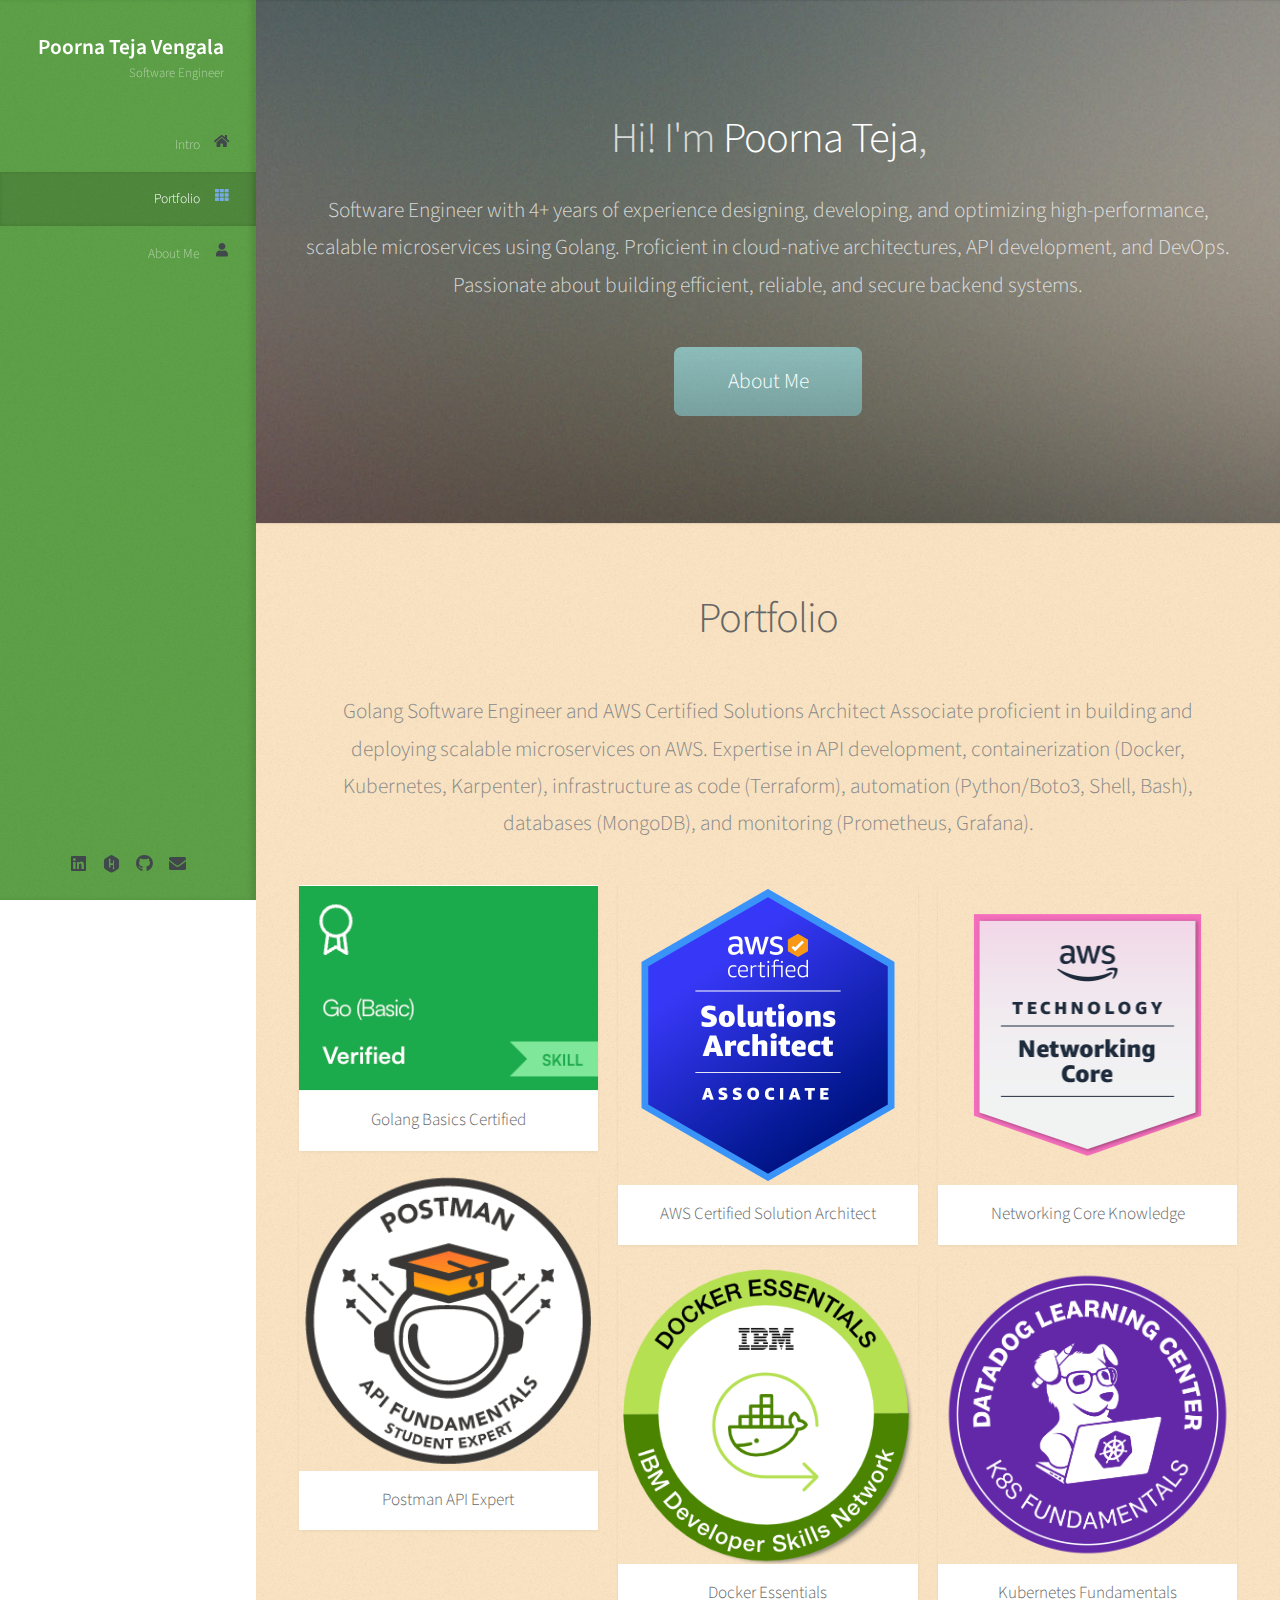
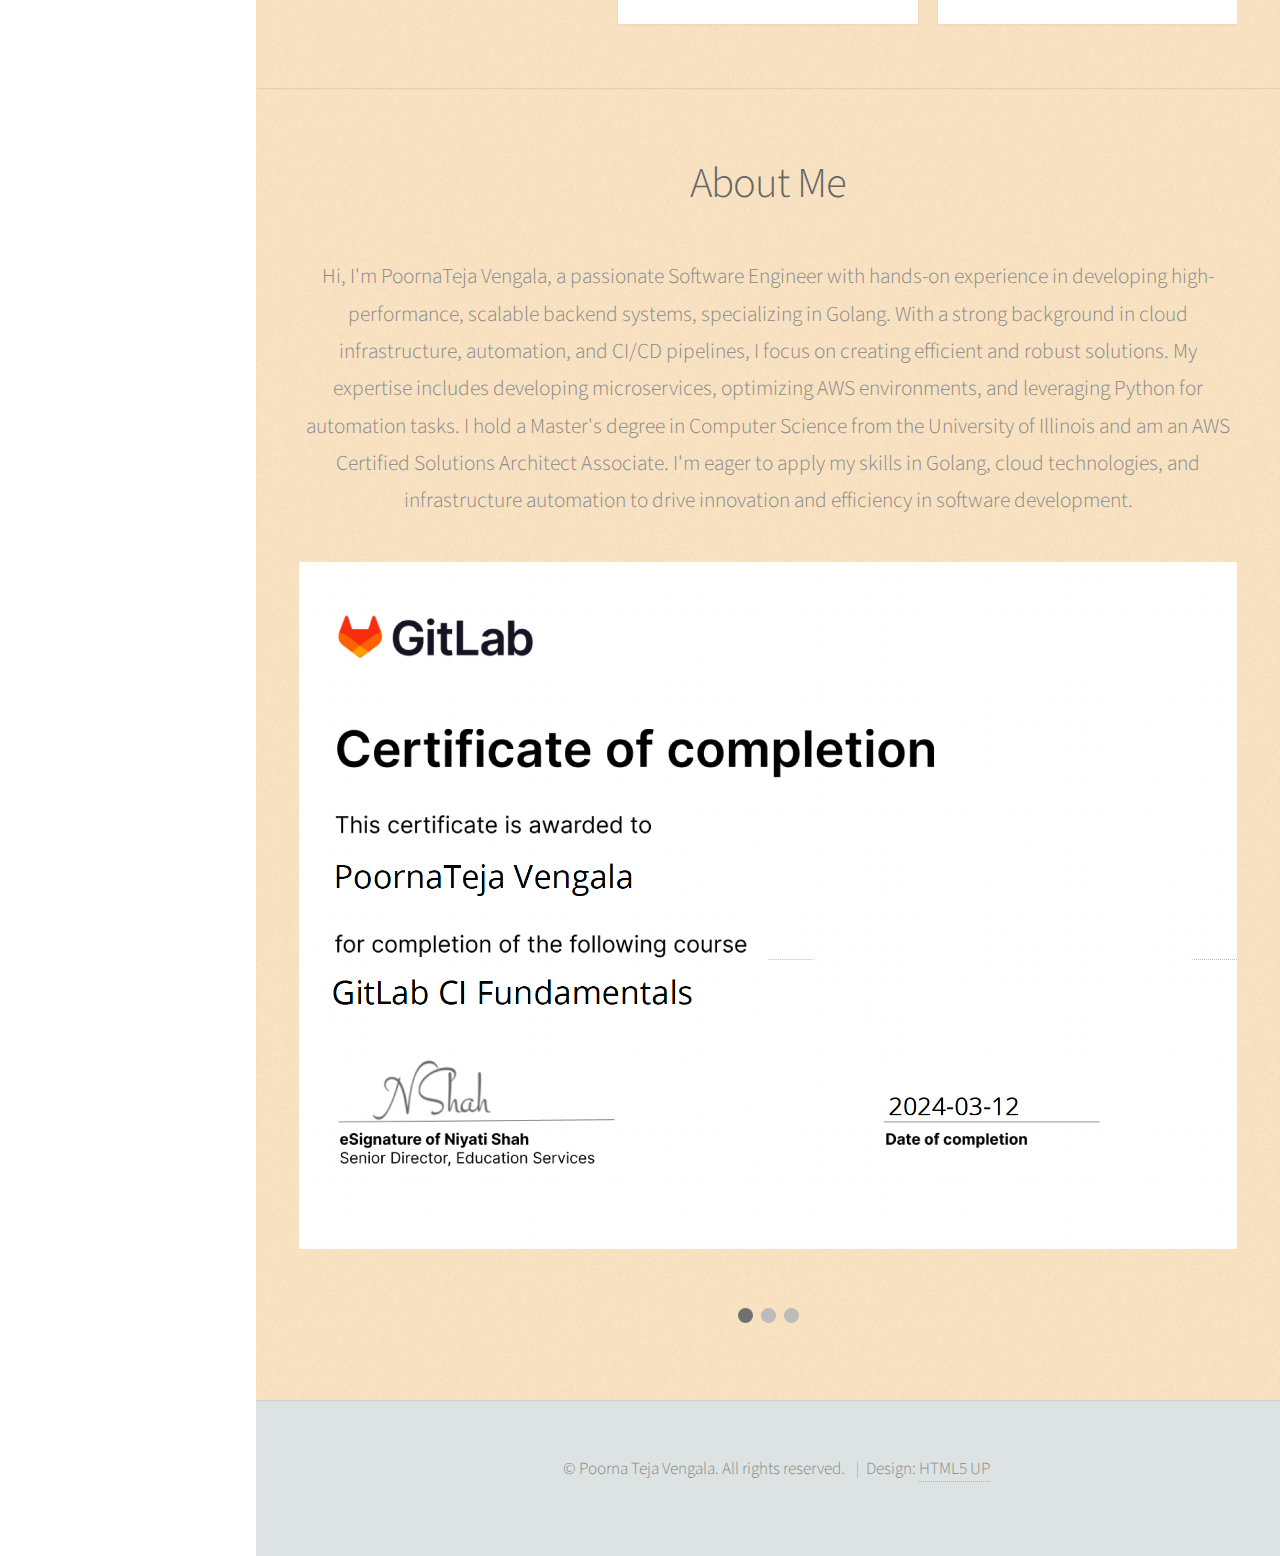
<file: index.html>
<!DOCTYPE HTML>
<!--
    Prologue by HTML5 UP
    html5up.net | @ajlkn
    Free for personal and commercial use under the CCA 3.0 license (html5up.net/license)
-->
<html>
    <head>
        <title>Poorna Teja Vengala</title>
        <meta charset="utf-8" />
        <meta name="viewport" content="width=device-width, initial-scale=1, user-scalable=no" />
        <link rel="stylesheet" href="assets/css/main.css" />
        <style>
            #header {
                background-color: #328716c9; /* Light Gray Background Color */
            }

            #top {
			position: relative;
			background: url('images/banner.jpg') no-repeat center center fixed;
			background-size: cover;
			}

            .slideshow-container {
                max-width: 1000px;
                position: relative;
                margin: auto;
            }

            .mySlides {
                display: none;
            }

            /* Next & previous buttons */
            .prev, .next {
                cursor: pointer;
                position: absolute;
                top: 50%;
                width: auto;
                margin-top: -22px;
                padding: 16px;
                color: white;
                font-weight: bold;
                font-size: 18px;
                transition: 0.6s ease;
                border-radius: 0 3px 3px 0;
            }

            /* Position the "next button" to the right */
            .next {
                right: 0;
                border-radius: 3px 0 0 3px;
            }

            /* On hover, add a black background color with a little bit see-through */
            .prev:hover, .next:hover {
                background-color: rgba(0, 0, 0, 0.8);
            }

            /* The dots/bullets/indicators */
            .dot {
                cursor: pointer;
                height: 15px;
                width: 15px;
                margin: 0 2px;
                background-color: #bbb;
                border-radius: 50%;
                display: inline-block;
                transition: background-color 0.6s ease;
            }

            .active, .dot:hover {
                background-color: #717171;
            }
        </style>
    </head>
    <body class="is-preload">

        <!-- Header -->
        <div id="header">
            <div class="top">
                <!-- Logo -->
                <div id="logo">
                    <h1 id="title">Poorna Teja Vengala</h1>
                    <p>Software Engineer</p>
                </div>
                <!-- Nav -->
                <nav id="nav">
                    <ul>
                        <li><a href="#top" id="top-link"><span class="icon solid fa-home">Intro</span></a></li>
                        <li><a href="#portfolio" id="portfolio-link"><span class="icon solid fa-th">Portfolio</span></a></li>
                        <li><a href="#about" id="about-link"><span class="icon solid fa-user">About Me</span></a></li>
                    </ul>
                </nav>
            </div>
            <div class="bottom">
                <!-- Social Icons -->
                <ul class="icons">
                    <li><a href="https://www.linkedin.com/in/tejavengala/" class="icon brands fa-linkedin"><span class="label">Linkedin</span></a></li>
                    <li><a href="https://www.hackerrank.com/profile/poornateja340" class="icon brands fa-hackerrank"><span class="label">Hackerrank</span></a></li>
                    <li><a href="https://github.com/poornatejav" class="icon brands fa-github"><span class="label">Github</span></a></li>
                    <li><a href="mailto:tejapvengala@gmail.com" class="icon solid fa-envelope"><span class="label">Email</span></a></li>
                </ul>
            </div>
        </div>

        <!-- Main -->
        <div id="main">
            <!-- Intro -->
            <section id="top" class="one dark cover">
                <div class="container">
                    <header>
                        <h2 class="alt">Hi! I'm <strong>Poorna Teja</strong>, </h2>
                        <p>Software Engineer with 4+ years of experience designing, developing, and optimizing high-performance, scalable microservices using Golang.
                            Proficient in cloud-native architectures, API development, and DevOps. Passionate about building efficient, reliable, and secure backend systems.</p>
                    </header>
                    <footer>
                        <a href="#about" class="button scrolly">About Me</a>
                    </footer>
                </div>
            </section>

            <!-- Portfolio -->
            <section id="portfolio" class="two">
                <div class="container">
                    <header>
                        <h2>Portfolio</h2>
                    </header>
                    <p>Golang Software Engineer and AWS Certified Solutions Architect Associate proficient in building and deploying scalable microservices on AWS. Expertise in API development, containerization (Docker, Kubernetes, Karpenter), infrastructure as code (Terraform), automation (Python/Boto3, Shell, Bash), databases (MongoDB), and monitoring (Prometheus, Grafana).</p>

                    <div class="row">
                        <div class="col-4 col-12-mobile">
                            <article class="item zigzag-item">
                                <a href="https://www.hackerrank.com/certificates/iframe/0263f6d1a4ef" target="_blank" class="image fit"><img src="images/golang.png" alt="" /></a>
                                <header>
                                    <h3>Golang Basics Certified</h3>
                                </header>
                            </article>
                            <article class="item">
                                <a href="https://badgr.com/public/assertions/E0dIOPm5STyMODDQcld6iA?identity__email=poornateja340@gmail.com" target="_blank" class="image fit"><img src="images/Postman - Postman API Fundamentals Student Expert - 2024-03-08.png" alt="" /></a>
                                <header>
                                    <h3>Postman API Expert</h3>
                                </header>
                            </article>
                        </div>
                        <div class="col-4 col-12-mobile">
                            <article class="item zigzag-item">
                                <a href="https://www.credly.com/badges/5cc0f7e2-10d0-4123-bce8-ade4885278c2/public_url" target="_blank" class="image fit"><img src="images/AWS-SA.png" alt="" /></a>
                                <header>
                                    <h3>AWS Certified Solution Architect</h3>
                                </header>
                            </article>
                            <article class="item">
                                <a href="https://www.credly.com/badges/b37012b9-1ead-40f3-9335-4eefe17294b0/public_url" target="_blank" class="image fit"><img src="images/Docker.png" alt="" /></a>
                                <header>
                                    <h3>Docker Essentials</h3>
                                </header>
                            </article>
                        </div>
                        <div class="col-4 col-12-mobile">
                            <article class="item zigzag-item">
                                <a href="https://www.credly.com/badges/9c77c72e-d87c-419b-800b-550ae27be226/public_url" target="_blank" class="image fit"><img src="images/aws net.png" alt="" /></a>
                                <header>
                                    <h3>Networking Core Knowledge</h3>
                                </header>
                            </article>
                            <article class="item">
                                <a href="https://www.credly.com/badges/ffb6ceaa-3ee1-4eab-9835-35e2f4e2d9c7/public_url" target="_blank" class="image fit"><img src="images/K8.png" alt="" /></a>
                                <header>
                                    <h3>Kubernetes Fundamentals</h3>
                                </header>
                            </article>
                        </div>
                    </div>
                </div>
            </section>

            <!-- About Me -->
            <section id="about" class="three">
                <div class="container">
                    <header>
                        <h2>About Me</h2>
                    </header>
                    <p>Hi, I'm PoornaTeja Vengala, a passionate Software Engineer with hands-on experience in developing high-performance, scalable backend systems, specializing in Golang. With a strong background in cloud infrastructure, automation, and CI/CD pipelines, I focus on creating efficient and robust solutions. My expertise includes developing microservices, optimizing AWS environments, and leveraging Python for automation tasks. I hold a Master's degree in Computer Science from the University of Illinois and am an AWS Certified Solutions Architect Associate. I'm eager to apply my skills in Golang, cloud technologies, and infrastructure automation to drive innovation and efficiency in software development.</p>
                    <!-- Slideshow Container -->
                    <div class="slideshow-container">
                        <div class="mySlides fade">
                            <img src="images/gitlab.png" style="width:100%" alt="PoornaTeja Vengala" />
                        </div>
                        <div class="mySlides fade">
                            <img src="images/docker1.png" style="width:100%" alt="Image 2" />
                        </div>
                        <div class="mySlides fade">
                            <img src="images/python.png" style="width:100%" alt="Image 2" />
                        </div>
                        <div class="mySlides fade">
                            <img src="images/scrum.png" style="width:100%" alt="Image 3" />
                        </div>
                        <!-- Next and Previous Button -->
                        <a class="prev" onclick="plusSlides(-1)">&#10094;</a>
                        <a class="next" onclick="plusSlides(1)">&#10095;</a>
                    </div>
                    <br />
                    <!-- The dots/circles -->
                    <div style="text-align:center">
                        <span class="dot" onclick="currentSlide(1)"></span>
                        <span class="dot" onclick="currentSlide(2)"></span>
                        <span class="dot" onclick="currentSlide(3)"></span>
                    </div>
                </div>
            </section>
        </div>

        <!-- Footer -->
        <div id="footer">
            <!-- Copyright -->
            <ul class="copyright">
                <li>&copy; Poorna Teja Vengala. All rights reserved.</li>
                <li>Design: <a href="http://html5up.net">HTML5 UP</a></li>
            </ul>
        </div>

        <!-- Scripts -->
        <script src="assets/js/jquery.min.js"></script>
        <script src="assets/js/jquery.scrolly.min.js"></script>
        <script src="assets/js/jquery.scrollex.min.js"></script>
        <script src="assets/js/browser.min.js"></script>
        <script src="assets/js/breakpoints.min.js"></script>
        <script src="assets/js/util.js"></script>
        <script src="assets/js/main.js"></script>

        <!-- JavaScript for Slideshow -->
        <script>
            var slideIndex = 1;
            showSlides(slideIndex);

            function plusSlides(n) {
                showSlides(slideIndex += n);
            }

            function currentSlide(n) {
                showSlides(slideIndex = n);
            }

            function showSlides(n) {
                var i;
                var slides = document.getElementsByClassName("mySlides");
                var dots = document.getElementsByClassName("dot");
                if (n > slides.length) { slideIndex = 1 }
                if (n < 1) { slideIndex = slides.length }
                for (i = 0; i < slides.length; i++) {
                    slides[i].style.display = "none";
                }
                for (i = 0; i < dots.length; i++) {
                    dots[i].className = dots[i].className.replace(" active", "");
                }
                slides[slideIndex - 1].style.display = "block";
                dots[slideIndex - 1].className += " active";
            }
        </script>
    </body>
</html>
</file>
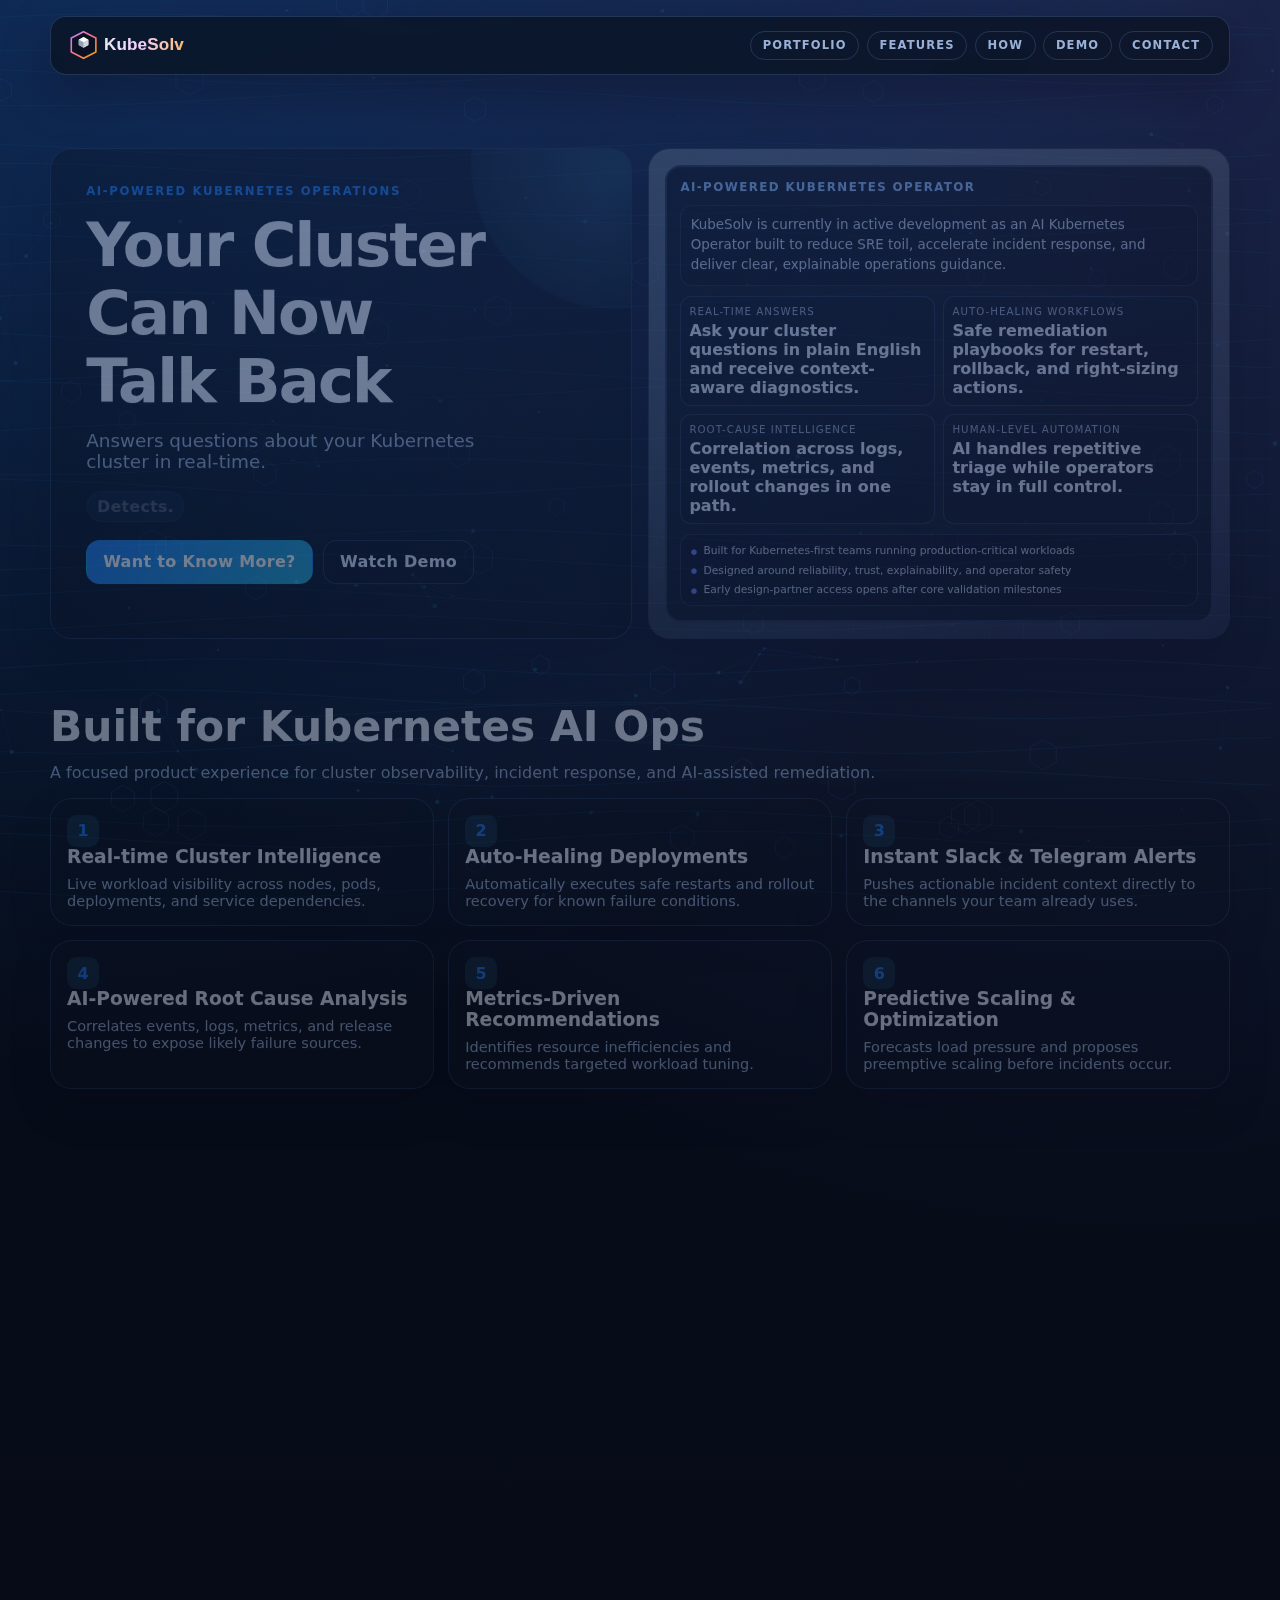
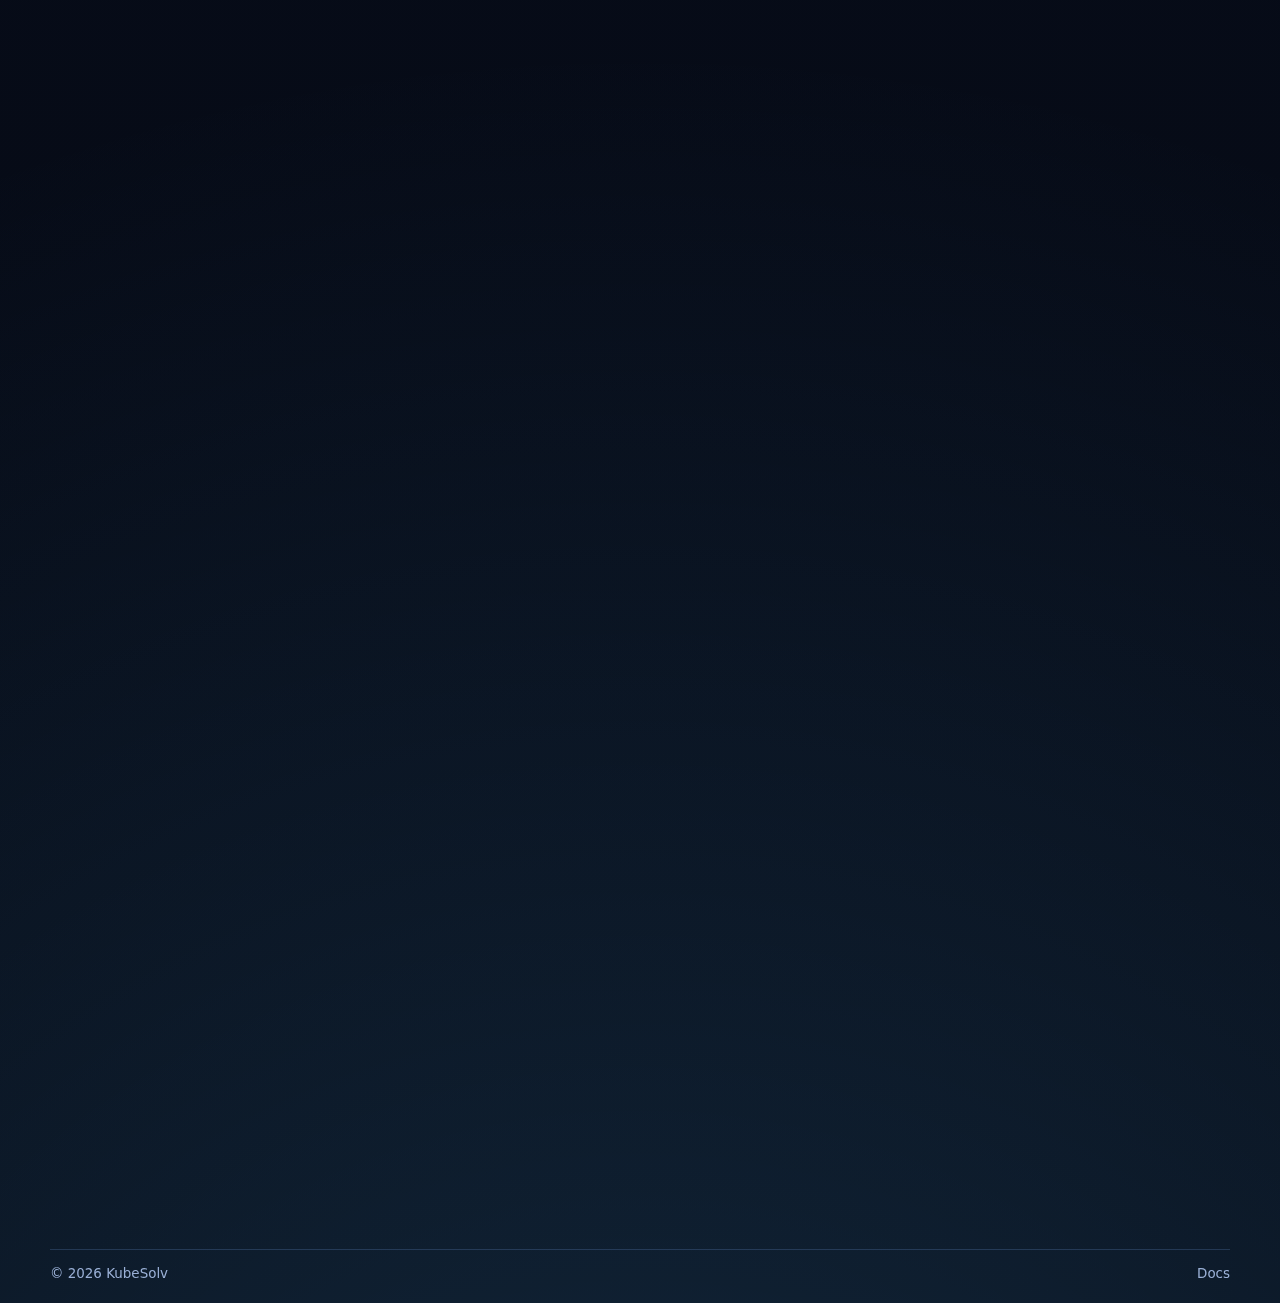
<file: coming-soon.html>
<!DOCTYPE html>
<html lang="en">
  <head>
    <meta charset="utf-8" />
    <meta http-equiv="refresh" content="0; url=kubesolv.html" />
    <meta name="viewport" content="width=device-width, initial-scale=1" />
    <title>Redirecting to KubeSolv</title>
  </head>
  <body>
    <p>Redirecting to <a href="kubesolv.html">KubeSolv</a>...</p>
  </body>
</html>
</file>
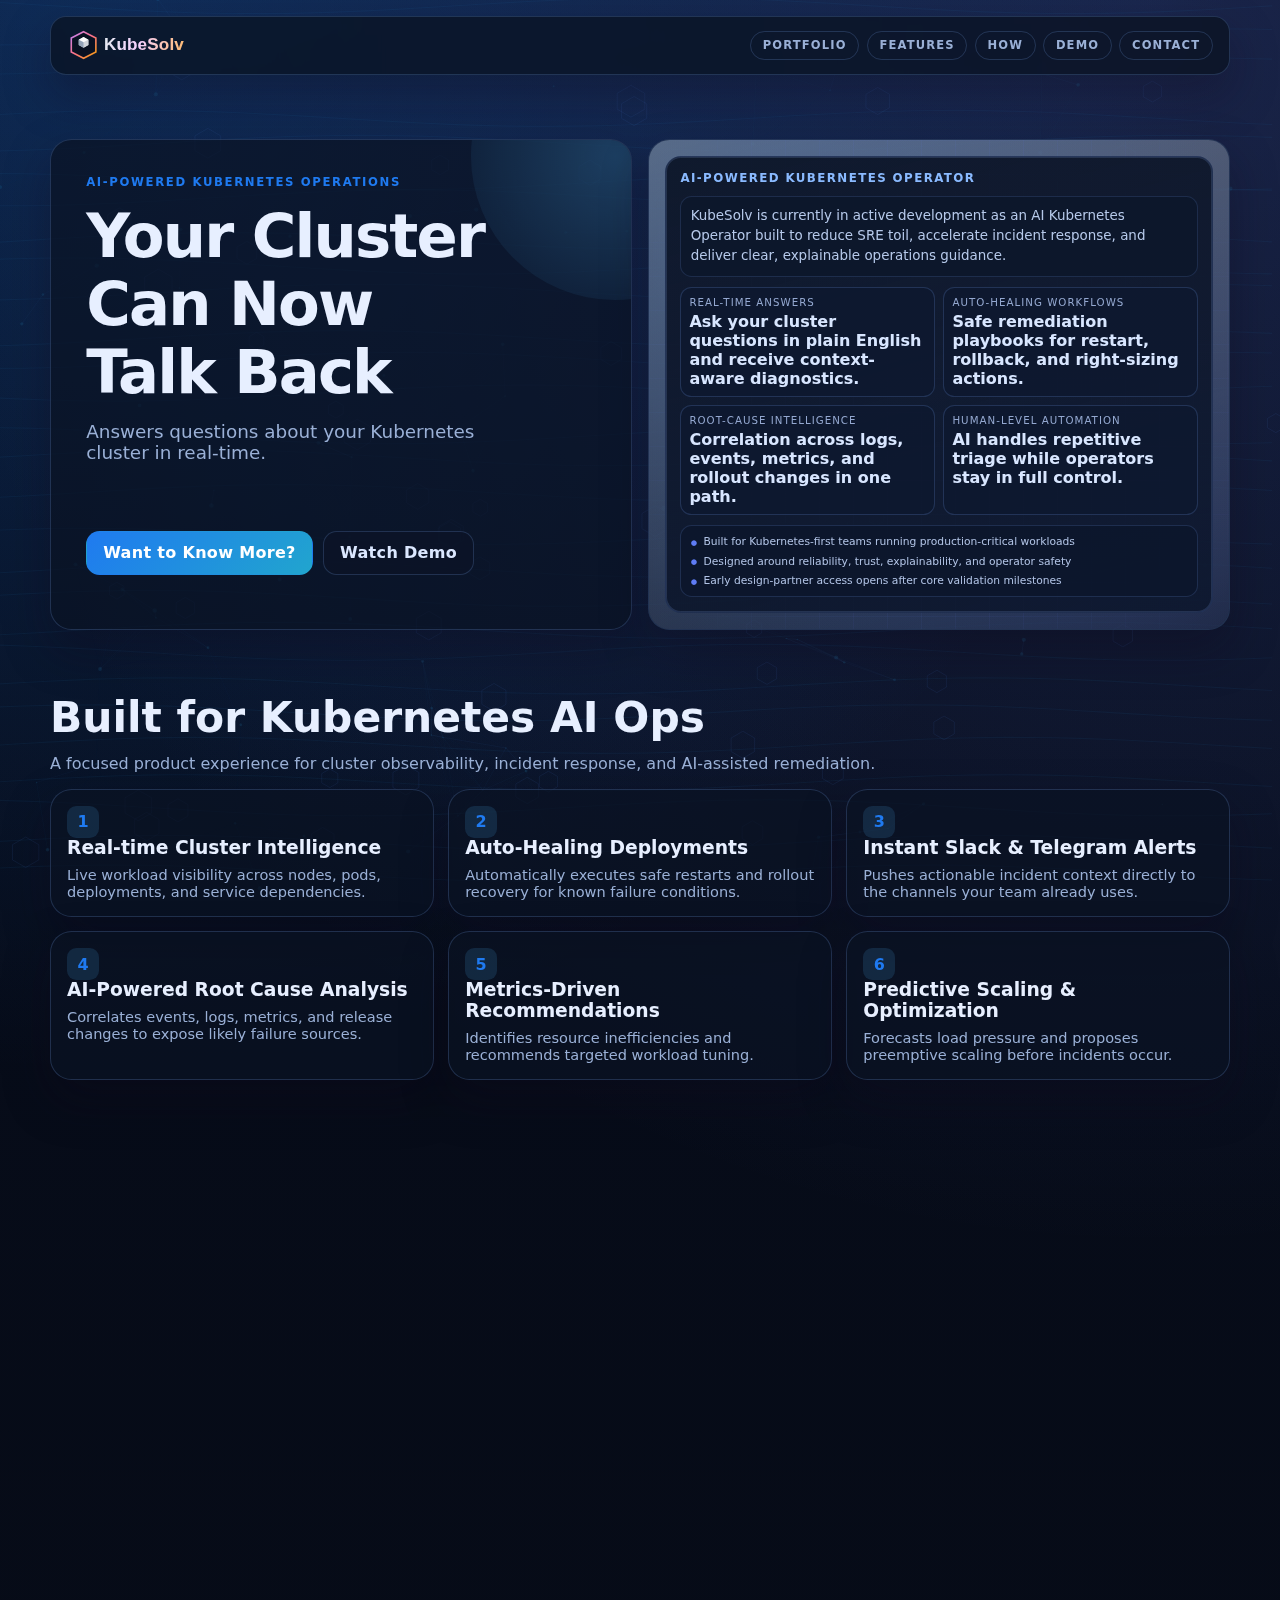
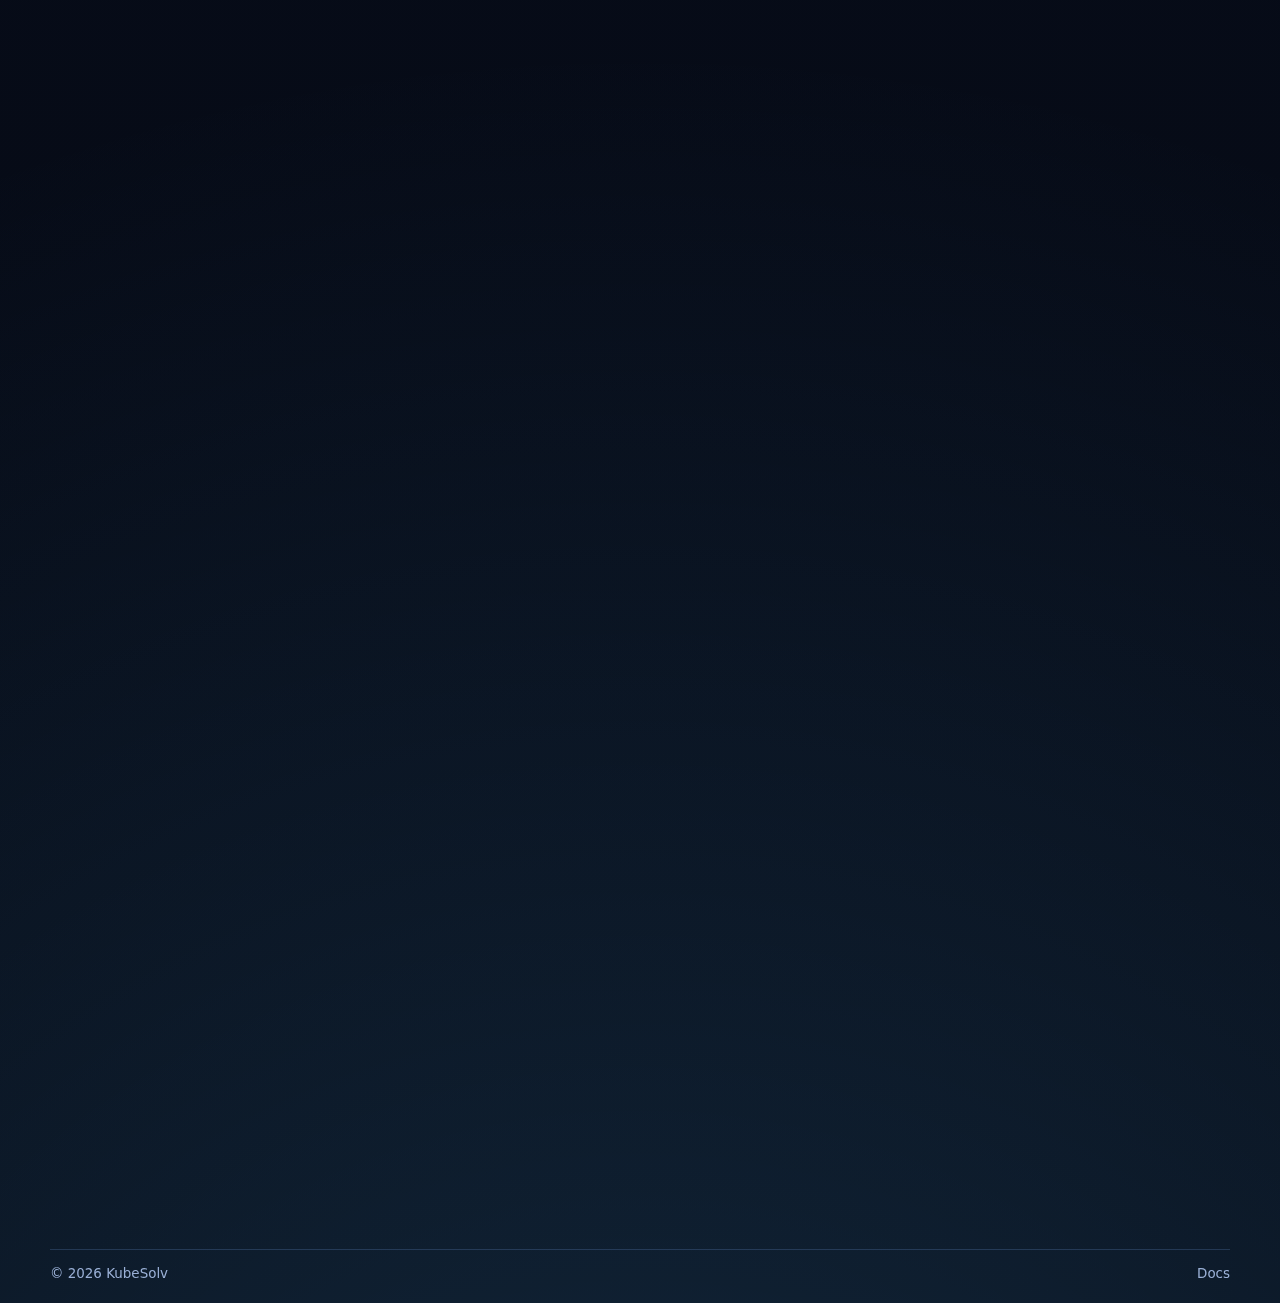
<file: kubesolv.html>
<!DOCTYPE html>
<html lang="en">
  <head>
    <meta charset="UTF-8" />
    <meta name="viewport" content="width=device-width, initial-scale=1.0" />
    <title>KubeSolv | Kubernetes AI Ops</title>
    <meta
      name="description"
      content="KubeSolv is an AI-powered Kubernetes operations platform for real-time detection, notification, and auto-healing."
    />
    <style>
      :root {
        --bg: #060a14;
        --panel: rgba(10, 18, 35, 0.72);
        --line: rgba(108, 150, 219, 0.24);
        --text: #e7efff;
        --muted: #9ab0d6;
        --brand: #1f7af0;
        --cyan: #21a5ce;
        --violet: #5f7cf4;
        --ok: #1f9de5;
        --warn: #6caeff;
        --bad: #7f92f2;
        --shadow: 0 20px 46px rgba(14, 8, 27, 0.34);
      }

      * {
        box-sizing: border-box;
      }

      html {
        scroll-behavior: smooth;
      }

      body {
        margin: 0;
        font-family: Inter, Poppins, 'Segoe UI', system-ui, sans-serif;
        color: var(--text);
        background:
          radial-gradient(circle at 6% -3%, rgba(31, 122, 240, 0.28), transparent 36%),
          radial-gradient(circle at 90% 0%, rgba(95, 124, 244, 0.22), transparent 40%),
          radial-gradient(circle at 50% 120%, rgba(79, 184, 255, 0.18), transparent 52%),
          linear-gradient(180deg, rgba(7, 13, 28, 0.97), rgba(6, 10, 20, 0.99)),
          var(--bg);
      }

      .bg-canvas {
        position: fixed;
        inset: 0;
        pointer-events: none;
        z-index: 0;
      }

      .shell {
        width: min(1180px, calc(100% - 2rem));
        margin: 0 auto;
        position: relative;
        z-index: 1;
      }

      .topbar {
        margin-top: 1rem;
        padding: 0.78rem 1rem;
        border: 1px solid var(--line);
        border-radius: 1rem;
        background: rgba(9, 16, 31, 0.72);
        backdrop-filter: blur(8px);
        box-shadow: var(--shadow);
        display: flex;
        align-items: center;
        justify-content: space-between;
        gap: 1rem;
      }

      .brand {
        text-decoration: none;
        color: var(--text);
        display: inline-flex;
        align-items: center;
        gap: 0.55rem;
        font-weight: 800;
        letter-spacing: 0.02em;
      }

      .brand img {
        height: 2rem;
        width: auto;
        display: block;
      }

      .topnav {
        display: flex;
        gap: 0.45rem;
        flex-wrap: wrap;
      }

      .topnav a {
        text-decoration: none;
        color: var(--muted);
        border: 1px solid var(--line);
        border-radius: 999px;
        padding: 0.42rem 0.74rem;
        font-size: 0.72rem;
        text-transform: uppercase;
        letter-spacing: 0.1em;
        font-weight: 700;
        transition: 0.2s ease;
      }

      .topnav a:hover {
        color: #f3f8ff;
        border-color: rgba(31, 122, 240, 0.45);
      }

      .section {
        padding-top: 4rem;
      }

      .video-banner {
        padding-top: 2.2rem;
      }

      .video-strip {
        width: 100vw;
        max-width: 100vw;
        margin-left: calc(50% - 50vw);
        margin-right: calc(50% - 50vw);
      }

      .integration-visual {
        position: relative;
        border: 0;
        border-radius: 0;
        overflow: hidden;
        background: transparent;
        height: clamp(13rem, 30vw, 24rem);
        -webkit-mask-image: linear-gradient(to bottom, transparent 0%, #000 13%, #000 87%, transparent 100%);
        mask-image: linear-gradient(to bottom, transparent 0%, #000 13%, #000 87%, transparent 100%);
      }

      .integration-video {
        position: absolute;
        inset: -13% 0;
        width: 100%;
        height: 126%;
        display: block;
        object-fit: cover;
        object-position: center;
        transform: none;
        filter: saturate(1.06) contrast(1.03);
      }

      .reveal {
        opacity: 0;
        transform: translateY(16px);
        transition: opacity 0.7s ease, transform 0.7s ease;
      }

      .reveal.in {
        opacity: 1;
        transform: translateY(0);
      }

      .hero {
        display: grid;
        grid-template-columns: 1fr 1fr;
        gap: 1rem;
      }

      .panel {
        border: 1px solid var(--line);
        border-radius: 1.35rem;
        background: var(--panel);
        box-shadow: var(--shadow);
      }

      .hero-copy {
        padding: clamp(1rem, 3vw, 2.2rem);
        position: relative;
        overflow: hidden;
      }

      .hero-copy::before {
        content: '';
        position: absolute;
        width: 18rem;
        height: 18rem;
        right: -8rem;
        top: -8rem;
        border-radius: 50%;
        background: radial-gradient(circle, rgba(79, 184, 255, 0.24), rgba(79, 184, 255, 0));
        pointer-events: none;
      }

      .eyebrow {
        margin: 0;
        color: var(--brand);
        font-size: 0.73rem;
        letter-spacing: 0.14em;
        text-transform: uppercase;
        font-weight: 800;
      }

      h1,
      h2,
      h3 {
        margin: 0;
        line-height: 1.12;
      }

      h1 {
        font-size: clamp(2rem, 4.9vw, 3.8rem);
        margin-top: 0.8rem;
        letter-spacing: -0.03em;
        text-wrap: balance;
      }

      h2 {
        font-size: clamp(1.55rem, 3.7vw, 2.65rem);
      }

      .hero-sub {
        margin: 0.9rem 0 0;
        color: var(--muted);
        font-size: clamp(1rem, 2vw, 1.15rem);
        max-width: 34ch;
      }

      .signal-strip {
        margin-top: 0.95rem;
        display: flex;
        flex-wrap: wrap;
        gap: 0.4rem;
      }

      .signal-token {
        font-weight: 800;
        letter-spacing: 0.02em;
        border: 1px solid rgba(96, 163, 255, 0.24);
        background: rgba(79, 184, 255, 0.14);
        color: #e2ecff;
        border-color: rgba(96, 163, 255, 0.35);
        background: rgba(64, 119, 217, 0.24);
        border-radius: 999px;
        padding: 0.3rem 0.6rem;
        transition: 0.35s ease;
        opacity: 0;
        transform: translateY(6px) scale(0.98);
        animation: tokenIn 0.55s ease forwards;
      }

      .signal-token:nth-child(1) {
        animation-delay: 0.15s;
      }

      .signal-token:nth-child(2) {
        animation-delay: 0.4s;
      }

      .signal-token:nth-child(3) {
        animation-delay: 0.66s;
      }

      @keyframes tokenIn {
        to {
          opacity: 1;
          transform: translateY(0) scale(1);
        }
      }

      .signal-token.alert {
        color: #fff;
        background: linear-gradient(135deg, #3968ff, #21a5ce);
        border-color: transparent;
        box-shadow: 0 0 0 6px rgba(79, 184, 255, 0.12);
      }

      .hero-actions {
        margin-top: 1.4rem;
        display: flex;
        gap: 0.65rem;
        flex-wrap: wrap;
      }

      .btn {
        border: 1px solid var(--line);
        border-radius: 0.85rem;
        padding: 0.72rem 1rem;
        text-decoration: none;
        font: inherit;
        font-weight: 700;
        letter-spacing: 0.02em;
        cursor: pointer;
        transition: transform 0.2s ease;
      }

      .btn:hover {
        transform: translateY(-1px);
      }

      .btn-primary {
        color: #fff;
        border-color: transparent;
        background: linear-gradient(135deg, #1f7af0, #21a5ce);
      }

      .btn-secondary {
        color: #dbe7ff;
        background: rgba(11, 20, 38, 0.7);
      }

      .hero-map-wrap {
        padding: 1rem;
        min-height: 22rem;
        position: relative;
        overflow: hidden;
        isolation: isolate;
      }

      .hero-map-wrap::before {
        content: '';
        position: absolute;
        inset: 0;
        background:
          radial-gradient(circle at 22% 16%, rgba(31, 122, 240, 0.18), rgba(31, 122, 240, 0)),
          radial-gradient(circle at 84% 76%, rgba(95, 124, 244, 0.16), rgba(95, 124, 244, 0)),
          linear-gradient(165deg, rgba(255, 255, 255, 0.35), rgba(255, 255, 255, 0.05));
        z-index: 0;
        pointer-events: none;
      }

      .hero-map-wrap::after {
        content: '';
        position: absolute;
        inset: 0;
        background:
          linear-gradient(rgba(95, 124, 244, 0.09) 1px, transparent 1px),
          linear-gradient(90deg, rgba(95, 124, 244, 0.09) 1px, transparent 1px);
        background-size: 34px 34px;
        mask-image: radial-gradient(circle at 50% 48%, #000 45%, transparent 95%);
        z-index: 0;
        pointer-events: none;
      }

      #hero-map {
        width: 100%;
        height: 100%;
        display: block;
        position: relative;
        z-index: 1;
      }

      .hero-console {
        position: relative;
        z-index: 2;
        min-height: 100%;
        border: 1px solid rgba(96, 130, 205, 0.24);
        border-radius: 1rem;
        background: linear-gradient(165deg, rgba(10, 19, 37, 0.92), rgba(12, 22, 44, 0.84));
        box-shadow: inset 0 0 0 1px rgba(150, 187, 255, 0.16);
        padding: 0.9rem;
        display: grid;
        gap: 0.66rem;
        align-content: start;
      }

      .console-top {
        display: flex;
        justify-content: space-between;
        align-items: center;
        gap: 0.6rem;
      }

      .console-top strong {
        font-size: 0.74rem;
        letter-spacing: 0.12em;
        text-transform: uppercase;
        color: #8abaff;
      }

      .console-ping {
        font-size: 0.68rem;
        color: #9fd5ff;
        border: 1px solid rgba(31, 122, 240, 0.3);
        border-radius: 999px;
        padding: 0.2rem 0.46rem;
        background: rgba(12, 22, 42, 0.82);
      }

      .console-grid {
        display: grid;
        grid-template-columns: repeat(2, minmax(0, 1fr));
        gap: 0.55rem;
      }

      .console-grid article {
        border: 1px solid rgba(96, 130, 205, 0.25);
        border-radius: 0.72rem;
        background: rgba(14, 25, 48, 0.82);
        padding: 0.5rem;
      }

      .console-grid span {
        display: block;
        font-size: 0.64rem;
        letter-spacing: 0.1em;
        text-transform: uppercase;
        color: #94a8d0;
      }

      .console-grid b {
        display: block;
        margin-top: 0.2rem;
        color: #d8e6ff;
      }

      .console-stream {
        border: 1px solid rgba(96, 130, 205, 0.22);
        border-radius: 0.74rem;
        background: rgba(12, 22, 43, 0.78);
        padding: 0.58rem;
        display: grid;
        gap: 0.4rem;
      }

      .console-stream small {
        display: block;
        font-size: 0.67rem;
        color: #b1c3e5;
      }

      .console-stream small::before {
        content: '●';
        font-size: 0.46rem;
        margin-right: 0.4rem;
        color: #5f7cf4;
        vertical-align: middle;
      }

      .console-intro {
        border: 1px solid rgba(95, 129, 205, 0.2);
        border-radius: 0.74rem;
        background: rgba(12, 23, 43, 0.82);
        padding: 0.58rem;
      }

      .console-intro p {
        margin: 0;
        font-size: 0.84rem;
        color: #b6c9ea;
        line-height: 1.5;
      }

      .hero-map-head {
        position: absolute;
        z-index: 3;
        left: 1rem;
        right: 1rem;
        top: 0.7rem;
        display: flex;
        justify-content: space-between;
        align-items: center;
        gap: 0.5rem;
        pointer-events: none;
      }

      .hero-map-title {
        font-size: 0.7rem;
        letter-spacing: 0.12em;
        text-transform: uppercase;
        color: #8abaff;
        font-weight: 800;
      }

      .hero-health {
        display: flex;
        gap: 0.45rem;
        flex-wrap: wrap;
      }

      .hero-health span {
        border: 1px solid rgba(92, 121, 196, 0.22);
        border-radius: 999px;
        background: rgba(10, 20, 37, 0.82);
        color: #c6d7f3;
        padding: 0.17rem 0.42rem;
        font-size: 0.62rem;
        font-weight: 700;
      }

      .hero-health i {
        width: 0.48rem;
        height: 0.48rem;
        display: inline-block;
        border-radius: 50%;
        margin-right: 0.28rem;
      }

      .cluster-tooltip {
        position: absolute;
        pointer-events: none;
        z-index: 5;
        min-width: 170px;
        max-width: 240px;
        border: 1px solid rgba(91, 131, 230, 0.45);
        border-radius: 0.8rem;
        background: rgba(12, 22, 44, 0.9);
        box-shadow: 0 18px 28px rgba(3, 8, 21, 0.35);
        color: #dce8ff;
        padding: 0.54rem 0.64rem;
        font-size: 0.75rem;
        line-height: 1.5;
        opacity: 0;
        transform: translateY(6px);
        transition: opacity 0.22s ease, transform 0.22s ease;
      }

      .cluster-tooltip.show {
        opacity: 1;
        transform: translateY(0);
      }

      .cluster-tooltip strong {
        display: block;
        font-size: 0.82rem;
        margin-bottom: 0.22rem;
        color: #7bc8ff;
      }

      .cluster-tooltip .meta {
        color: #9eb5e5;
        font-size: 0.68rem;
        letter-spacing: 0.08em;
        text-transform: uppercase;
        margin-bottom: 0.16rem;
      }

      .lead {
        margin: 0.78rem 0 0;
        color: var(--muted);
      }

      .feature-grid {
        margin-top: 1rem;
        display: grid;
        grid-template-columns: repeat(3, minmax(0, 1fr));
        gap: 0.9rem;
      }

      .feature {
        padding: 1rem;
        transition: transform 0.2s ease, border-color 0.2s ease;
      }

      .feature:hover {
        transform: translateY(-4px);
        border-color: rgba(79, 184, 255, 0.45);
      }

      .feature .k-icon {
        width: 2rem;
        height: 2rem;
        border-radius: 0.58rem;
        background: rgba(79, 184, 255, 0.14);
        color: var(--brand);
        font-weight: 800;
        display: grid;
        place-items: center;
      }

      .feature p {
        margin: 0.45rem 0 0;
        color: var(--muted);
        font-size: 0.91rem;
      }

      .how-grid {
        margin-top: 1rem;
        display: grid;
        grid-template-columns: repeat(4, minmax(0, 1fr));
        gap: 0.8rem;
      }

      .how-step {
        padding: 1rem;
      }

      .how-step b {
        width: 1.48rem;
        height: 1.48rem;
        border-radius: 999px;
        display: inline-grid;
        place-items: center;
        color: var(--brand);
        background: rgba(79, 184, 255, 0.14);
        font-size: 0.8rem;
      }

      .how-step p {
        margin: 0.62rem 0 0;
        color: var(--muted);
        font-size: 0.9rem;
      }

      .demo-grid {
        margin-top: 1rem;
        display: grid;
        grid-template-columns: 1.06fr 0.94fr;
        gap: 1rem;
      }

      .demo-card {
        padding: 1rem;
      }

      #live-intel-map {
        width: 100%;
        display: block;
        border: 1px solid var(--line);
        border-radius: 0.95rem;
        background: rgba(10, 18, 33, 0.72);
      }

      .intel-strip {
        margin-top: 0.44rem;
        display: flex;
        flex-wrap: wrap;
        gap: 0.4rem;
      }

      .intel-strip span {
        border: 1px solid rgba(99, 152, 228, 0.28);
        border-radius: 999px;
        background: rgba(9, 20, 39, 0.72);
        color: #b7cae8;
        font-size: 0.66rem;
        letter-spacing: 0.07em;
        text-transform: uppercase;
        padding: 0.16rem 0.44rem;
      }

      #live-intel-map {
        height: 19rem;
      }

      .intel-meta {
        margin-top: 0.66rem;
        display: grid;
        grid-template-columns: repeat(3, minmax(0, 1fr));
        gap: 0.55rem;
      }

      .intel-meta article {
        border: 1px solid rgba(96, 130, 205, 0.22);
        border-radius: 0.72rem;
        background: rgba(12, 23, 44, 0.82);
        padding: 0.48rem;
      }

      .intel-meta span {
        display: block;
        font-size: 0.63rem;
        letter-spacing: 0.09em;
        text-transform: uppercase;
        color: #96acd4;
      }

      .intel-meta b {
        display: block;
        color: #d7e5ff;
        margin-top: 0.18rem;
        font-size: 0.95rem;
      }

      .state-legend {
        display: flex;
        gap: 1rem;
        color: var(--muted);
        font-size: 0.82rem;
        margin-top: 0.58rem;
      }

      .state-legend i {
        width: 0.62rem;
        height: 0.62rem;
        border-radius: 50%;
        display: inline-block;
        margin-right: 0.34rem;
      }

      .support-panel {
        margin-top: 0.78rem;
        border: 1px solid rgba(106, 138, 210, 0.28);
        border-radius: 0.9rem;
        background: linear-gradient(155deg, rgba(16, 27, 48, 0.88), rgba(10, 19, 34, 0.88));
        padding: 0.72rem 0.8rem;
        box-shadow: inset 0 0 0 1px rgba(162, 196, 245, 0.11);
      }

      .support-panel h4 {
        margin: 0;
        font-size: 0.79rem;
        letter-spacing: 0.1em;
        text-transform: uppercase;
        color: #8cb8ff;
      }

      .think-steps {
        margin: 0.58rem 0 0;
        padding: 0;
        list-style: none;
        display: grid;
        grid-template-columns: repeat(2, minmax(0, 1fr));
        gap: 0.48rem;
      }

      .think-steps li {
        border: 1px solid rgba(98, 124, 186, 0.25);
        border-radius: 0.7rem;
        background: rgba(13, 23, 43, 0.76);
        padding: 0.44rem 0.5rem;
        color: #c8d8f3;
        font-size: 0.76rem;
        line-height: 1.4;
      }

      .think-steps b {
        display: block;
        color: #a8c5f5;
        font-size: 0.65rem;
        letter-spacing: 0.08em;
        text-transform: uppercase;
        margin-bottom: 0.16rem;
      }

      .timeline {
        margin: 0.8rem 0 0;
        padding: 0;
        list-style: none;
        display: grid;
        gap: 0.56rem;
      }

      .timeline li {
        border: 1px solid var(--line);
        border-radius: 0.8rem;
        background: rgba(11, 22, 42, 0.76);
        color: #bed2f0;
        padding: 0.58rem 0.68rem;
        font-size: 0.85rem;
        display: flex;
        gap: 0.5rem;
        align-items: flex-start;
      }

      .t-dot {
        width: 0.56rem;
        height: 0.56rem;
        border-radius: 50%;
        margin-top: 0.26rem;
        flex-shrink: 0;
      }

      .metrics {
        margin-top: 0.75rem;
        display: grid;
        grid-template-columns: 1fr 1fr;
        gap: 0.7rem;
      }

      .metric {
        padding: 0.72rem;
      }

      .metric p {
        margin: 0;
        color: var(--muted);
        font-size: 0.7rem;
        letter-spacing: 0.12em;
        text-transform: uppercase;
      }

      .metric canvas {
        width: 100%;
        height: 3rem;
        display: block;
        margin-top: 0.35rem;
        border-radius: 0.5rem;
        background: rgba(10, 20, 38, 0.74);
      }

      .chat {
        margin-top: 0.75rem;
        border: 1px solid var(--line);
        border-radius: 0.9rem;
        padding: 0.78rem;
        background: rgba(10, 20, 38, 0.76);
      }

      .bubble {
        border-radius: 0.75rem;
        padding: 0.56rem 0.62rem;
        max-width: 84%;
        font-size: 0.88rem;
      }

      .bubble.ask {
        margin-left: auto;
        background: #1a2f5c;
        color: #dbe7ff;
      }

      .bubble.answer {
        margin-top: 0.45rem;
        background: #173f4a;
        color: #d3f4ff;
      }

      .bubble.answer.alt {
        margin-top: 0.5rem;
        background: #222f5d;
        color: #dde6ff;
      }

      .cta {
        margin-top: 1rem;
        padding: 1.3rem;
        background: linear-gradient(118deg, rgba(79, 184, 255, 0.24), rgba(31, 122, 240, 0.22));
      }

      .cta p {
        margin: 0.54rem 0 0;
        color: var(--muted);
      }

      footer {
        margin: 3rem 0 1.4rem;
        border-top: 1px solid var(--line);
        padding-top: 1rem;
        display: flex;
        flex-wrap: wrap;
        justify-content: space-between;
        gap: 0.7rem;
        color: var(--muted);
        font-size: 0.84rem;
      }

      footer a {
        color: var(--muted);
        text-decoration: none;
        margin-left: 0.9rem;
      }

      footer a:hover {
        color: var(--text);
      }

      .modal {
        position: fixed;
        inset: 0;
        z-index: 30;
        display: none;
        align-items: center;
        justify-content: center;
        padding: 1rem;
        background: rgba(12, 18, 38, 0.52);
        backdrop-filter: blur(4px);
      }

      .modal.open {
        display: flex;
      }

      .modal-card {
        width: min(460px, 100%);
        border: 1px solid var(--line);
        border-radius: 1rem;
        background: #0e1a33;
        box-shadow: var(--shadow);
        padding: 1rem;
      }

      .modal-head {
        display: flex;
        align-items: center;
        justify-content: space-between;
        gap: 0.7rem;
      }

      .close {
        border: 0;
        background: transparent;
        font-size: 1.3rem;
        color: var(--muted);
        cursor: pointer;
      }

      .field {
        margin-top: 0.7rem;
      }

      .field label {
        font-size: 0.86rem;
        font-weight: 600;
      }

      .field input {
        margin-top: 0.28rem;
        width: 100%;
        border: 1px solid rgba(115, 156, 225, 0.35);
        border-radius: 0.72rem;
        padding: 0.66rem 0.72rem;
        font: inherit;
        color: #e5efff;
        background: rgba(10, 20, 38, 0.82);
      }

      .status {
        margin-top: 0.54rem;
        min-height: 1.2rem;
        font-size: 0.85rem;
        color: #118f56;
      }

      .how-grid.flow {
        position: relative;
      }

      .how-grid.flow::before {
        content: '';
        position: absolute;
        left: 4.6%;
        right: 4.6%;
        top: 1.62rem;
        height: 2px;
        background: linear-gradient(90deg, rgba(31, 122, 240, 0.26), rgba(95, 124, 244, 0.42), rgba(79, 184, 255, 0.26));
        z-index: 0;
      }

      .how-grid.flow .how-step {
        position: relative;
        z-index: 1;
      }

      @media (max-width: 1040px) {
        .hero,
        .demo-grid {
          grid-template-columns: 1fr;
        }

        .feature-grid {
          grid-template-columns: 1fr 1fr;
        }

        .how-grid {
          grid-template-columns: 1fr 1fr;
        }

        .how-grid.flow::before {
          display: none;
        }

        .intel-meta {
          grid-template-columns: 1fr 1fr;
        }
      }

      @media (max-width: 700px) {
        .shell {
          width: min(1180px, calc(100% - 1rem));
        }

        .section {
          padding-top: 2.7rem;
        }

        .topbar {
          flex-direction: column;
          align-items: stretch;
        }

        .feature-grid,
        .how-grid,
        .metrics,
        .intel-meta,
        .think-steps {
          grid-template-columns: 1fr;
        }

        .video-banner {
          padding-top: 1.2rem;
        }

        .video-strip {
          width: 100%;
          max-width: 100%;
          margin-left: 0;
          margin-right: 0;
        }

        .integration-visual {
          height: clamp(11rem, 52vw, 17rem);
        }

        .integration-video {
          inset: -11% 0;
          height: 122%;
        }
      }
    </style>
  </head>
  <body>
    <canvas id="bg-canvas" class="bg-canvas" aria-hidden="true"></canvas>

    <div class="shell">
      <header class="topbar">
        <a href="#hero" class="brand" aria-label="KubeSolv home">
          <img src="images/kubesolv-logo.svg" alt="KubeSolv" />
        </a>
        <nav class="topnav" aria-label="KubeSolv navigation">
          <a href="index.html">Portfolio</a>
          <a href="#features">Features</a>
          <a href="#how">How</a>
          <a href="#demo">Demo</a>
          <a href="#cta">Contact</a>
        </nav>
      </header>

      <main>
        <section class="section hero reveal" id="hero">
          <article class="panel hero-copy">
            <p class="eyebrow">AI-Powered Kubernetes Operations</p>
            <h1>Your Cluster Can Now Talk Back</h1>
            <p class="hero-sub">Answers questions about your Kubernetes cluster in real-time.</p>

            <div class="signal-strip" id="signal-strip" aria-live="polite">
              <span class="signal-token" data-signal="detect">Detects.</span>
              <span class="signal-token" data-signal="notify">Notifies.</span>
              <span class="signal-token" data-signal="heal">Auto-Heals.</span>
            </div>

            <div class="hero-actions">
              <button class="btn btn-primary" type="button" id="open-modal">Want to Know More?</button>
              <a class="btn btn-secondary" href="#demo">Watch Demo</a>
            </div>
          </article>

          <aside class="panel hero-map-wrap">
            <div class="hero-console">
              <div class="console-top">
                <strong>AI-Powered Kubernetes Operator</strong>
              </div>
              <div class="console-intro">
                <p>
                  KubeSolv is currently in active development as an AI Kubernetes Operator built to reduce SRE toil,
                  accelerate incident response, and deliver clear, explainable operations guidance.
                </p>
              </div>
              <div class="console-grid">
                <article><span>Real-time answers</span><b>Ask your cluster questions in plain English and receive context-aware diagnostics.</b></article>
                <article><span>Auto-healing workflows</span><b>Safe remediation playbooks for restart, rollback, and right-sizing actions.</b></article>
                <article><span>Root-cause intelligence</span><b>Correlation across logs, events, metrics, and rollout changes in one path.</b></article>
                <article><span>Human-level automation</span><b>AI handles repetitive triage while operators stay in full control.</b></article>
              </div>
              <div class="console-stream">
                <small>Built for Kubernetes-first teams running production-critical workloads</small>
                <small>Designed around reliability, trust, explainability, and operator safety</small>
                <small>Early design-partner access opens after core validation milestones</small>
              </div>
            </div>
          </aside>
        </section>

        <section class="section reveal" id="features">
          <h2>Built for Kubernetes AI Ops</h2>
          <p class="lead">A focused product experience for cluster observability, incident response, and AI-assisted remediation.</p>

          <div class="feature-grid">
            <article class="panel feature"><div class="k-icon">1</div><h3>Real-time Cluster Intelligence</h3><p>Live workload visibility across nodes, pods, deployments, and service dependencies.</p></article>
            <article class="panel feature"><div class="k-icon">2</div><h3>Auto-Healing Deployments</h3><p>Automatically executes safe restarts and rollout recovery for known failure conditions.</p></article>
            <article class="panel feature"><div class="k-icon">3</div><h3>Instant Slack & Telegram Alerts</h3><p>Pushes actionable incident context directly to the channels your team already uses.</p></article>
            <article class="panel feature"><div class="k-icon">4</div><h3>AI-Powered Root Cause Analysis</h3><p>Correlates events, logs, metrics, and release changes to expose likely failure sources.</p></article>
            <article class="panel feature"><div class="k-icon">5</div><h3>Metrics-Driven Recommendations</h3><p>Identifies resource inefficiencies and recommends targeted workload tuning.</p></article>
            <article class="panel feature"><div class="k-icon">6</div><h3>Predictive Scaling & Optimization</h3><p>Forecasts load pressure and proposes preemptive scaling before incidents occur.</p></article>
          </div>
        </section>

        <section class="section reveal" id="how">
          <h2>How It Works</h2>
          <div class="how-grid flow">
            <article class="panel how-step"><b>1</b><p>Monitor your cluster continuously with workload and dependency awareness.</p></article>
            <article class="panel how-step"><b>2</b><p>Detect anomalies by combining event streams with resource and rollout telemetry.</p></article>
            <article class="panel how-step"><b>3</b><p>Auto-heal known failure patterns or suggest safe fixes for operator approval.</p></article>
            <article class="panel how-step"><b>4</b><p>Chat with your cluster in real-time and ask direct operational questions.</p></article>
          </div>
        </section>

        <section class="section reveal" id="demo">
          <h2>Interactive Cluster Ops Demo</h2>
          <div class="demo-grid">
            <article class="panel demo-card">
              <div class="hero-map-head" aria-hidden="true" style="position: static; margin-bottom: 0.55rem;">
                <span class="hero-map-title">Live Cluster Intelligence</span>
                <div class="hero-health">
                  <span><i style="background: var(--ok)"></i>Healthy</span>
                  <span><i style="background: var(--warn)"></i>Warning</span>
                  <span><i style="background: var(--bad)"></i>Error</span>
                </div>
              </div>
              <div class="intel-strip" aria-hidden="true">
                <span>Namespace: production</span>
                <span>Region: us-east-1</span>
                <span>Refresh: 5s</span>
              </div>
              <p class="lead" style="font-size: 0.9rem; margin-top: 0.1rem;">Hover a node to inspect metrics and dependencies in real-time observability mode.</p>
              <canvas id="live-intel-map" aria-label="Live cluster intelligence map"></canvas>
              <div id="cluster-tooltip" class="cluster-tooltip"></div>
              <article class="support-panel">
                <h4>How KubeSolv Thinks</h4>
                <ol class="think-steps">
                  <li><b>Step 1</b>Detect anomaly</li>
                  <li><b>Step 2</b>Correlate signals</li>
                  <li><b>Step 3</b>Generate fix plan</li>
                  <li><b>Step 4</b>Execute or escalate</li>
                </ol>
              </article>
              <div class="intel-meta">
                <article><span>Impacted Services</span><b>3</b></article>
                <article><span>Drift Risk</span><b>Low</b></article>
                <article><span>Confidence</span><b>94%</b></article>
              </div>
              <div class="state-legend">
                <span><i style="background: var(--ok)"></i>Healthy</span>
                <span><i style="background: var(--warn)"></i>Warning</span>
                <span><i style="background: var(--bad)"></i>Error</span>
              </div>
            </article>

            <article class="panel demo-card">
              <h3>Real-time Alerts Timeline</h3>
              <ul id="alerts" class="timeline" aria-live="polite"></ul>

              <div class="metrics">
                <article class="panel metric">
                  <p>CPU Trend</p>
                  <canvas id="cpu-spark" width="300" height="72"></canvas>
                </article>
                <article class="panel metric">
                  <p>Memory Trend</p>
                  <canvas id="mem-spark" width="300" height="72"></canvas>
                </article>
              </div>

              <div class="chat">
                <div class="bubble ask">Why is my pod failing?</div>
                <div class="bubble answer">`payments-api-7bd8` shows high memory pressure and failing probes. Suggested action: increase memory request and add 5s readiness delay.</div>
                <div class="bubble ask" style="margin-top:0.6rem;">Can KubeSolv auto-heal this safely?</div>
                <div class="bubble answer alt">Yes. It can restart unhealthy pods, roll back the latest deployment revision, and post remediation context to Slack for operator approval.</div>
              </div>
            </article>
          </div>
        </section>

        <section class="section reveal" id="cta">
          <article class="panel cta">
            <h2>Start Building with KubeSolv Today</h2>
            <p>Request early access for guided onboarding and production validation workflows.</p>
            <div class="hero-actions" style="margin-top: 1rem;">
              <button class="btn btn-primary" type="button" id="open-modal-bottom">Want to Know More?</button>
            </div>
          </article>
        </section>

        <section class="section video-banner reveal" id="integrations">
          <div class="video-strip">
            <div class="integration-visual">
              <video class="integration-video" autoplay muted loop playsinline preload="metadata" aria-label="KubeSolv integration animation">
                <source src="videos/Kubernetes_Logo_Animation_Request.mp4" type="video/mp4" />
                Your browser does not support the video tag.
              </video>
            </div>
          </div>
        </section>
      </main>

      <footer>
        <span>© 2026 KubeSolv</span>
        <div>
          <a href="#">Docs</a>
        </div>
      </footer>
    </div>

    <div class="modal" id="lead-modal" aria-hidden="true">
      <div class="modal-card" role="dialog" aria-modal="true" aria-labelledby="lead-title">
        <div class="modal-head">
          <h3 id="lead-title">Want to Know More?</h3>
          <button class="close" type="button" id="close-modal" aria-label="Close">×</button>
        </div>
        <p class="lead" style="font-size: 0.9rem; margin-top: 0.45rem;">Share your details and we will follow up with product access details.</p>

        <form id="lead-form">
          <div class="field">
            <label for="lead-name">Name</label>
            <input id="lead-name" name="name" required autocomplete="name" />
          </div>
          <div class="field">
            <label for="lead-email">Email</label>
            <input id="lead-email" name="email" type="email" required autocomplete="email" />
          </div>
          <div class="hero-actions" style="margin-top: 0.9rem;">
            <button class="btn btn-primary" type="submit">Submit</button>
          </div>
          <div id="form-status" class="status"></div>
        </form>
      </div>
    </div>

    <script>
      (function () {
        const reveals = Array.from(document.querySelectorAll('.reveal'));
        const io = new IntersectionObserver((entries) => {
          entries.forEach((entry) => {
            if (entry.isIntersecting) entry.target.classList.add('in');
          });
        }, { threshold: 0.12 });
        reveals.forEach((el) => io.observe(el));

        const modal = document.getElementById('lead-modal');
        const openModal = () => {
          modal.classList.add('open');
          modal.setAttribute('aria-hidden', 'false');
        };
        const closeModal = () => {
          modal.classList.remove('open');
          modal.setAttribute('aria-hidden', 'true');
        };

        document.getElementById('open-modal').addEventListener('click', openModal);
        document.getElementById('open-modal-bottom').addEventListener('click', openModal);
        document.getElementById('close-modal').addEventListener('click', closeModal);
        modal.addEventListener('click', (e) => {
          if (e.target === modal) closeModal();
        });
        document.addEventListener('keydown', (e) => {
          if (e.key === 'Escape') closeModal();
        });

        const form = document.getElementById('lead-form');
        const status = document.getElementById('form-status');
        form.addEventListener('submit', async (e) => {
          e.preventDefault();
          status.textContent = 'Submitting...';
          const payload = {
            name: form.name.value.trim(),
            email: form.email.value.trim(),
            source: 'kubesolv_landing',
            submittedAt: new Date().toISOString()
          };

          let ok = false;
          try {
            const res = await fetch('/api/kubesolv-leads', {
              method: 'POST',
              headers: { 'Content-Type': 'application/json' },
              body: JSON.stringify(payload)
            });
            ok = res.ok;
          } catch (_err) {}

          if (!ok) {
            try {
              await fetch('https://example.com/webhook/kubesolv-leads', {
                method: 'POST',
                headers: { 'Content-Type': 'application/json' },
                body: JSON.stringify(payload)
              });
              ok = true;
            } catch (_err) {}
          }

          if (!ok) {
            localStorage.setItem('kubesolvLeadDraft', JSON.stringify(payload));
            status.textContent = 'Saved locally. Connect API/webhook to complete submission.';
            return;
          }

          status.textContent = 'Thanks. We received your request.';
          form.reset();
        });

        const signalTokens = {
          detect: document.querySelector('[data-signal="detect"]'),
          notify: document.querySelector('[data-signal="notify"]'),
          heal: document.querySelector('[data-signal="heal"]')
        };
        let tokenResetTimer = null;
        const pulseSignal = (type) => {
          Object.values(signalTokens).forEach((el) => el.classList.remove('alert'));
          if (signalTokens[type]) signalTokens[type].classList.add('alert');
          clearTimeout(tokenResetTimer);
          tokenResetTimer = setTimeout(() => {
            Object.values(signalTokens).forEach((el) => el.classList.remove('alert'));
          }, 1400);
        };

        const statusColor = {
          healthy: getComputedStyle(document.documentElement).getPropertyValue('--ok').trim(),
          warning: getComputedStyle(document.documentElement).getPropertyValue('--warn').trim(),
          error: getComputedStyle(document.documentElement).getPropertyValue('--bad').trim()
        };

        const nodes = [
          { id: 'ingress', label: 'Ingress', role: 'Gateway', status: 'healthy', cpu: 34, mem: 52, restarts: 0, heroX: 0.14, heroY: 0.33, mapX: 0.13, mapY: 0.24, shape: 'hex' },
          { id: 'auth', label: 'Auth API', role: 'Pod', status: 'healthy', cpu: 49, mem: 61, restarts: 1, heroX: 0.36, heroY: 0.28, mapX: 0.33, mapY: 0.26, shape: 'circle' },
          { id: 'billing', label: 'Billing', role: 'Pod', status: 'warning', cpu: 72, mem: 73, restarts: 2, heroX: 0.64, heroY: 0.46, mapX: 0.52, mapY: 0.44, shape: 'circle' },
          { id: 'payments', label: 'Payments', role: 'Pod', status: 'error', cpu: 88, mem: 92, restarts: 5, heroX: 0.76, heroY: 0.3, mapX: 0.72, mapY: 0.32, shape: 'circle' },
          { id: 'worker', label: 'Worker', role: 'Pod', status: 'healthy', cpu: 43, mem: 55, restarts: 0, heroX: 0.79, heroY: 0.63, mapX: 0.81, mapY: 0.58, shape: 'circle' },
          { id: 'redis', label: 'Redis', role: 'Service', status: 'healthy', cpu: 31, mem: 47, restarts: 0, heroX: 0.58, heroY: 0.74, mapX: 0.57, mapY: 0.68, shape: 'hex' },
          { id: 'metrics', label: 'Metrics', role: 'Service', status: 'warning', cpu: 66, mem: 68, restarts: 1, heroX: 0.24, heroY: 0.66, mapX: 0.34, mapY: 0.65, shape: 'hex' }
        ];

        const links = [
          ['ingress', 'auth'],
          ['auth', 'billing'],
          ['billing', 'payments'],
          ['billing', 'worker'],
          ['worker', 'redis'],
          ['metrics', 'auth']
        ];

        const byId = (id) => nodes.find((n) => n.id === id);

        let hoveredId = null;
        const tooltip = document.getElementById('cluster-tooltip');

        const fitCanvas = (canvas) => {
          const dpr = Math.min(window.devicePixelRatio || 1, 2);
          const rect = canvas.getBoundingClientRect();
          canvas.width = Math.max(2, Math.floor(rect.width * dpr));
          canvas.height = Math.max(2, Math.floor(rect.height * dpr));
          const ctx = canvas.getContext('2d');
          ctx.setTransform(dpr, 0, 0, dpr, 0, 0);
          return { ctx, w: rect.width, h: rect.height };
        };

        const drawHex = (ctx, x, y, r) => {
          ctx.beginPath();
          for (let i = 0; i < 6; i += 1) {
            const a = (Math.PI / 3) * i - Math.PI / 2;
            const px = x + Math.cos(a) * r;
            const py = y + Math.sin(a) * r;
            if (i === 0) ctx.moveTo(px, py);
            else ctx.lineTo(px, py);
          }
          ctx.closePath();
        };

        const hitNode = (x, y, w, h, mapKey) => {
          for (let i = nodes.length - 1; i >= 0; i -= 1) {
            const n = nodes[i];
            const nx = n[mapKey + 'X'] * w;
            const ny = n[mapKey + 'Y'] * h;
            const r = 19;
            if (Math.hypot(x - nx, y - ny) <= r + 4) return n;
          }
          return null;
        };

        const drawOpsCluster = (canvas, mapKey) => {
          const fit = fitCanvas(canvas);
          const { ctx, w, h } = fit;

          for (let y = 18; y < h; y += 30) {
            const offset = Math.floor(y / 30) % 2 ? 11 : 0;
            for (let x = 12; x < w; x += 22) {
              ctx.beginPath();
              ctx.arc(x + offset, y, 1.1, 0, Math.PI * 2);
              ctx.fillStyle = 'rgba(83, 123, 214, 0.14)';
              ctx.fill();
            }
          }

          links.forEach(([a, b]) => {
            const na = byId(a);
            const nb = byId(b);
            const x1 = na[mapKey + 'X'] * w;
            const y1 = na[mapKey + 'Y'] * h;
            const x2 = nb[mapKey + 'X'] * w;
            const y2 = nb[mapKey + 'Y'] * h;
            const active = hoveredId && (hoveredId === a || hoveredId === b);
            ctx.beginPath();
            ctx.moveTo(x1, y1);
            ctx.lineTo(x2, y2);
            ctx.strokeStyle = active ? 'rgba(79, 184, 255, 0.62)' : 'rgba(95, 124, 244, 0.26)';
            ctx.lineWidth = active ? 2 : 1.2;
            ctx.stroke();
          });

          nodes.forEach((n, i) => {
            const x = n[mapKey + 'X'] * w;
            const y = n[mapKey + 'Y'] * h;
            const glow = Math.sin(Date.now() / 420 + i) * 1.5;
            const stateR = n.status === 'error' ? 15 : n.status === 'warning' ? 14 : 13;
            const r = stateR + glow;
            const color = statusColor[n.status];
            const active = hoveredId === n.id;

            ctx.beginPath();
            ctx.arc(x, y, r + (active ? 4 : 2), 0, Math.PI * 2);
            ctx.fillStyle = `rgba(${n.status === 'error' ? '238,95,114' : n.status === 'warning' ? '241,184,70' : '30,189,122'}, ${active ? 0.24 : 0.14})`;
            ctx.fill();

            if (n.shape === 'hex') {
              drawHex(ctx, x, y, r);
              ctx.fillStyle = color;
              ctx.fill();
              ctx.strokeStyle = 'rgba(255,255,255,0.75)';
              ctx.lineWidth = 1;
              ctx.stroke();
            } else {
              ctx.beginPath();
              ctx.arc(x, y, r, 0, Math.PI * 2);
              ctx.fillStyle = color;
              ctx.fill();
              ctx.strokeStyle = 'rgba(255,255,255,0.72)';
              ctx.lineWidth = 1;
              ctx.stroke();
            }

            const labelSize = mapKey === 'hero' ? 10 : 9;
            ctx.fillStyle = '#2b3f71';
            ctx.font = `600 ${labelSize}px Inter, sans-serif`;
            ctx.textAlign = 'center';
            ctx.fillText(n.label, x, y + r + 14);
          });

          return { w, h };
        };

        let heroFlow = [];

        const drawLiveIntelCluster = (canvas) => {
          const fit = fitCanvas(canvas);
          const { ctx, w, h } = fit;
          const cx = w * 0.52;
          const cy = h * 0.5;

          ctx.clearRect(0, 0, w, h);

          for (let i = 0; i < 3; i += 1) {
            const r = 54 + i * 28;
            ctx.beginPath();
            ctx.arc(cx, cy, r, 0, Math.PI * 2);
            ctx.strokeStyle = `rgba(90, 136, 255, ${0.18 - i * 0.04})`;
            ctx.lineWidth = 1.1;
            ctx.stroke();
          }

          const lanes = [
            [0.14, 0.28, cx, cy],
            [0.28, 0.14, cx, cy],
            [0.79, 0.2, cx, cy],
            [0.86, 0.56, cx, cy],
            [0.64, 0.84, cx, cy],
            [0.2, 0.74, cx, cy]
          ];
          lanes.forEach(([sxr, syr, ex, ey]) => {
            const sx = sxr * w;
            const sy = syr * h;
            const grad = ctx.createLinearGradient(sx, sy, ex, ey);
            grad.addColorStop(0, 'rgba(31, 122, 240, 0)');
            grad.addColorStop(0.55, 'rgba(79, 184, 255, 0.34)');
            grad.addColorStop(1, 'rgba(95, 124, 244, 0.42)');
            ctx.beginPath();
            ctx.moveTo(sx, sy);
            ctx.lineTo(ex, ey);
            ctx.strokeStyle = grad;
            ctx.lineWidth = 1.7;
            ctx.stroke();
          });

          if (!heroFlow.length) {
            for (let i = 0; i < 24; i += 1) {
              heroFlow.push({
                lane: i % lanes.length,
                t: Math.random(),
                speed: 0.002 + Math.random() * 0.0018
              });
            }
          }

          heroFlow.forEach((p) => {
            const lane = lanes[p.lane];
            const sx = lane[0] * w;
            const sy = lane[1] * h;
            const tx = lane[2];
            const ty = lane[3];
            p.t += p.speed;
            if (p.t > 1) p.t = 0;
            const x = sx + (tx - sx) * p.t;
            const y = sy + (ty - sy) * p.t;
            ctx.beginPath();
            ctx.arc(x, y, 1.8, 0, Math.PI * 2);
            ctx.fillStyle = 'rgba(95, 124, 244, 0.72)';
            ctx.fill();
          });

          const pulse = Math.sin(Date.now() / 620) * 4;
          ctx.beginPath();
          ctx.arc(cx, cy, 42 + pulse, 0, Math.PI * 2);
          ctx.fillStyle = 'rgba(79, 184, 255, 0.2)';
          ctx.fill();

          ctx.beginPath();
          ctx.arc(cx, cy, 34, 0, Math.PI * 2);
          ctx.fillStyle = '#16c6d3';
          ctx.fill();
          ctx.strokeStyle = 'rgba(255,255,255,0.75)';
          ctx.lineWidth = 1.2;
          ctx.stroke();

          ctx.fillStyle = '#ffffff';
          ctx.font = '700 12px Inter, sans-serif';
          ctx.textAlign = 'center';
          ctx.textBaseline = 'middle';
          ctx.fillText('KubeSolv', cx, cy);

          nodes.forEach((n, i) => {
            const x = n.heroX * w;
            const y = n.heroY * h;
            const active = hoveredId === n.id;
            const glow = Math.sin(Date.now() / 520 + i) * 1.2;
            const stateR = n.status === 'error' ? 14 : n.status === 'warning' ? 13 : 12;
            const r = stateR + glow;
            const color = statusColor[n.status];

            if (n.shape === 'hex') {
              drawHex(ctx, x, y, r + (active ? 2.8 : 0));
              ctx.fillStyle = color;
              ctx.fill();
              ctx.strokeStyle = active ? 'rgba(255,255,255,0.86)' : 'rgba(255,255,255,0.58)';
              ctx.lineWidth = 1;
              ctx.stroke();
            } else {
              ctx.beginPath();
              ctx.arc(x, y, r + (active ? 2.8 : 0), 0, Math.PI * 2);
              ctx.fillStyle = color;
              ctx.fill();
              ctx.strokeStyle = active ? 'rgba(255,255,255,0.86)' : 'rgba(255,255,255,0.58)';
              ctx.lineWidth = 1;
              ctx.stroke();
            }

            ctx.fillStyle = '#243a70';
            ctx.font = '600 9px Inter, sans-serif';
            ctx.textAlign = 'center';
            ctx.fillText(n.label, x, y + r + 12);
          });
        };

        const liveIntelCanvas = document.getElementById('live-intel-map');

        const onHeroMove = (event) => {
          const rect = liveIntelCanvas.getBoundingClientRect();
          const x = event.clientX - rect.left;
          const y = event.clientY - rect.top;
          const hit = hitNode(x, y, rect.width, rect.height, 'hero');
          hoveredId = hit ? hit.id : null;

          if (!hit) {
            tooltip.classList.remove('show');
            return;
          }

          tooltip.classList.add('show');
          tooltip.style.left = `${Math.min(rect.width - 190, Math.max(8, x + 12))}px`;
          tooltip.style.top = `${Math.max(10, y - 68)}px`;
          const deps = links
            .filter(([a, b]) => a === hit.id || b === hit.id)
            .map(([a, b]) => (a === hit.id ? byId(b).label : byId(a).label))
            .slice(0, 3)
            .join(', ') || 'None';
          tooltip.innerHTML = `<strong>${hit.label}</strong><div class=\"meta\">${hit.role}</div>CPU: ${hit.cpu}%<br />Memory: ${hit.mem}%<br />Restarts: ${hit.restarts}<br />Deps: ${deps}`;
        };

        liveIntelCanvas.addEventListener('mousemove', onHeroMove);
        liveIntelCanvas.addEventListener('mouseleave', () => {
          hoveredId = null;
          tooltip.classList.remove('show');
        });

        const alertFeed = document.getElementById('alerts');
        const eventsPool = [
          { text: 'OOMKilled on payments pod', level: 'error', signal: 'detect', target: 'payments' },
          { text: 'ImagePullBackOff on billing worker', level: 'warning', signal: 'detect', target: 'billing' },
          { text: 'Alert pushed to Slack + Telegram', level: 'warning', signal: 'notify', target: 'metrics' },
          { text: 'Auto-heal restart completed for auth pod', level: 'healthy', signal: 'heal', target: 'auth' },
          { text: 'Scaling recommendation generated for worker', level: 'healthy', signal: 'notify', target: 'worker' }
        ];

        const addAlert = (eventItem) => {
          const li = document.createElement('li');
          li.innerHTML = `<span class="t-dot" style="background:${statusColor[eventItem.level] || statusColor.warning}"></span><span>${eventItem.text}</span>`;
          alertFeed.prepend(li);
          while (alertFeed.children.length > 6) alertFeed.removeChild(alertFeed.lastChild);
          pulseSignal(eventItem.signal);
          hoveredId = eventItem.target;
          setTimeout(() => {
            if (hoveredId === eventItem.target) hoveredId = null;
          }, 1300);
        };

        addAlert({ text: 'Initial scan complete for production namespace', level: 'healthy', signal: 'detect', target: 'ingress' });
        addAlert({ text: 'Warning: memory pressure in billing pod', level: 'warning', signal: 'notify', target: 'billing' });

        const randomizeNodeState = () => {
          const idx = Math.floor(Math.random() * nodes.length);
          const states = ['healthy', 'warning', 'error'];
          const n = nodes[idx];
          n.status = states[Math.floor(Math.random() * states.length)];
          n.cpu = Math.max(28, Math.min(96, n.cpu + Math.floor(Math.random() * 21) - 10));
          n.mem = Math.max(24, Math.min(98, n.mem + Math.floor(Math.random() * 18) - 8));
          n.restarts = Math.max(0, Math.min(8, n.restarts + Math.floor(Math.random() * 3) - 1));
        };

        setInterval(() => {
          randomizeNodeState();
          const e = eventsPool[Math.floor(Math.random() * eventsPool.length)];
          addAlert(e);
        }, 2500);

        const cpuSpark = document.getElementById('cpu-spark');
        const memSpark = document.getElementById('mem-spark');
        let cpuSeries = [52, 58, 62, 56, 68, 64, 71, 66, 69];
        let memSeries = [48, 50, 47, 55, 57, 62, 60, 64, 63];
        let t = 0;

        const drawSpark = (canvas, arr, color) => {
          const ctx = canvas.getContext('2d');
          const w = canvas.width;
          const h = canvas.height;
          ctx.clearRect(0, 0, w, h);
          for (let i = 0; i < 4; i += 1) {
            const gy = (h / 4) * i + 6;
            ctx.beginPath();
            ctx.moveTo(4, gy);
            ctx.lineTo(w - 4, gy);
            ctx.strokeStyle = 'rgba(95, 128, 202, 0.14)';
            ctx.lineWidth = 1;
            ctx.stroke();
          }
          ctx.beginPath();
          arr.forEach((v, i) => {
            const x = (i / (arr.length - 1)) * (w - 8) + 4;
            const y = h - ((v - 10) / 100) * (h - 12) - 6;
            if (i === 0) ctx.moveTo(x, y);
            else ctx.lineTo(x, y);
          });
          ctx.strokeStyle = color;
          ctx.lineWidth = 3;
          ctx.lineCap = 'round';
          ctx.lineJoin = 'round';
          ctx.stroke();
        };

        const tickSpark = () => {
          t += 1;
          const cpuBase = 58 + Math.sin(t / 2.6) * 8 + Math.sin(t / 7.2) * 4;
          const memBase = 54 + Math.sin(t / 3.4 + 0.8) * 7 + Math.sin(t / 8.8) * 3;
          cpuSeries = cpuSeries.slice(1).concat(Math.max(32, Math.min(92, cpuBase + (Math.random() * 5 - 2.5))));
          memSeries = memSeries.slice(1).concat(Math.max(30, Math.min(90, memBase + (Math.random() * 4 - 2))));
          drawSpark(cpuSpark, cpuSeries, '#3f6eff');
          drawSpark(memSpark, memSeries, '#5f7cf4');
        };

        tickSpark();
        setInterval(tickSpark, 1700);

        const bgCanvas = document.getElementById('bg-canvas');
        const bgCtx = bgCanvas.getContext('2d');
        const bgNodes = [];
        const bgHexes = [];
        const bgFlows = [];
        const BG_COUNT = 96;

        const resizeBg = () => {
          const dpr = Math.min(window.devicePixelRatio || 1, 2);
          bgCanvas.width = Math.floor(window.innerWidth * dpr);
          bgCanvas.height = Math.floor(window.innerHeight * dpr);
          bgCtx.setTransform(dpr, 0, 0, dpr, 0, 0);
          if (!bgNodes.length) {
            for (let i = 0; i < BG_COUNT; i += 1) {
              bgNodes.push({
                x: Math.random() * window.innerWidth,
                y: Math.random() * window.innerHeight,
                vx: (Math.random() - 0.5) * 0.26,
                vy: (Math.random() - 0.5) * 0.26,
                r: Math.random() * 1.6 + 0.7
              });
            }
          }

          if (!bgHexes.length) {
            for (let i = 0; i < 64; i += 1) {
              bgHexes.push({
                x: Math.random() * window.innerWidth,
                y: Math.random() * window.innerHeight,
                size: 8 + Math.random() * 8,
                drift: (Math.random() - 0.5) * 0.08
              });
            }
          }

          if (!bgFlows.length) {
            for (let i = 0; i < 28; i += 1) {
              bgFlows.push({
                y: (window.innerHeight / 28) * i + Math.random() * 24,
                phase: Math.random() * Math.PI * 2,
                speed: 0.004 + Math.random() * 0.003
              });
            }
          }
        };

        const drawBgHex = (x, y, size, alpha) => {
          bgCtx.beginPath();
          for (let i = 0; i < 6; i += 1) {
            const a = (Math.PI / 3) * i - Math.PI / 2;
            const px = x + Math.cos(a) * size;
            const py = y + Math.sin(a) * size;
            if (i === 0) bgCtx.moveTo(px, py);
            else bgCtx.lineTo(px, py);
          }
          bgCtx.closePath();
          bgCtx.strokeStyle = `rgba(71, 120, 201, ${alpha})`;
          bgCtx.lineWidth = 1;
          bgCtx.stroke();
        };

        const tickBg = () => {
          const w = window.innerWidth;
          const h = window.innerHeight;
          bgCtx.clearRect(0, 0, w, h);

          bgFlows.forEach((f, idx) => {
            f.phase += f.speed;
            bgCtx.beginPath();
            for (let x = 0; x <= w; x += 24) {
              const y = f.y + Math.sin((x / 130) + f.phase + idx * 0.26) * 8;
              if (x === 0) bgCtx.moveTo(x, y);
              else bgCtx.lineTo(x, y);
            }
            bgCtx.strokeStyle = 'rgba(40, 132, 186, 0.08)';
            bgCtx.lineWidth = 1.1;
            bgCtx.stroke();
          });

          bgHexes.forEach((hx) => {
            hx.y += hx.drift;
            if (hx.y < -20) hx.y = h + 20;
            if (hx.y > h + 20) hx.y = -20;
            drawBgHex(hx.x, hx.y, hx.size, 0.11);
          });

          bgNodes.forEach((n) => {
            n.x += n.vx;
            n.y += n.vy;
            if (n.x < -7) n.x = w + 7;
            if (n.x > w + 7) n.x = -7;
            if (n.y < -7) n.y = h + 7;
            if (n.y > h + 7) n.y = -7;
            bgCtx.beginPath();
            bgCtx.arc(n.x, n.y, n.r, 0, Math.PI * 2);
            bgCtx.fillStyle = 'rgba(39, 136, 185, 0.16)';
            bgCtx.fill();
          });

          for (let i = 0; i < bgNodes.length; i += 1) {
            for (let j = i + 1; j < bgNodes.length; j += 1) {
              const a = bgNodes[i];
              const b = bgNodes[j];
              const d = Math.hypot(a.x - b.x, a.y - b.y);
              if (d < 120) {
                const alpha = (1 - d / 120) * 0.08;
                bgCtx.beginPath();
                bgCtx.moveTo(a.x, a.y);
                bgCtx.lineTo(b.x, b.y);
                bgCtx.strokeStyle = `rgba(66,132,196,${alpha})`;
                bgCtx.stroke();
              }
            }
          }

          requestAnimationFrame(tickBg);
        };

        const render = () => {
          drawLiveIntelCluster(liveIntelCanvas);
          requestAnimationFrame(render);
        };

        const resizeAll = () => {
          fitCanvas(liveIntelCanvas);
          resizeBg();
        };

        window.addEventListener('resize', resizeAll);
        resizeAll();
        tickBg();
        render();
      })();
    </script>
  </body>
</html>
</file>
<file: assets/css/main.css>
@import url("fontawesome-all.min.css");
@import url("https://fonts.googleapis.com/css?family=Source+Sans+Pro:300,300italic,400,600");

/*
	Prologue by HTML5 UP
	html5up.net | @ajlkn
	Free for personal and commercial use under the CCA 3.0 license (html5up.net/license)
*/

html, body, div, span, applet, object,
iframe, h1, h2, h3, h4, h5, h6, p, blockquote,
pre, a, abbr, acronym, address, big, cite,
code, del, dfn, em, img, ins, kbd, q, s, samp,
small, strike, strong, sub, sup, tt, var, b,
u, i, center, dl, dt, dd, ol, ul, li, fieldset,
form, label, legend, table, caption, tbody,
tfoot, thead, tr, th, td, article, aside,
canvas, details, embed, figure, figcaption,
footer, header, hgroup, menu, nav, output, ruby,
section, summary, time, mark, audio, video {
	margin: 0;
	padding: 0;
	border: 0;
	font-size: 100%;
	font: inherit;
	vertical-align: baseline;}

article, aside, details, figcaption, figure,
footer, header, hgroup, menu, nav, section {
	display: block;}

body {
	line-height: 1;
}

ol, ul {
	list-style: none;
}

blockquote, q {
	quotes: none;
}

	blockquote:before, blockquote:after, q:before, q:after {
		content: '';
		content: none;
	}

table {
	border-collapse: collapse;
	border-spacing: 0;
}

body {
	-webkit-text-size-adjust: none;
}

mark {
	background-color: transparent;
	color: inherit;
}

input::-moz-focus-inner {
	border: 0;
	padding: 0;
}

input, select, textarea {
	-moz-appearance: none;
	-webkit-appearance: none;
	-ms-appearance: none;
	appearance: none;
}

/* Basic */

	html {
		box-sizing: border-box;
	}

	*, *:before, *:after {
		box-sizing: inherit;
	}

	body {
		background: #fff;
		font-family: 'Source Sans Pro', sans-serif;
		font-size: 19pt;
		font-weight: 300;
		line-height: 1.75em;
		color: #888;
	}

		body.is-preload *, body.is-preload *:before, body.is-preload *:after {
			-moz-animation: none !important;
			-webkit-animation: none !important;
			-ms-animation: none !important;
			animation: none !important;
			-moz-transition: none !important;
			-webkit-transition: none !important;
			-ms-transition: none !important;
			transition: none !important;
		}

	input, textarea, select {
		font-family: 'Source Sans Pro', sans-serif;
		font-size: 19pt;
		font-weight: 300;
		line-height: 1.75em;
		color: #888;
	}

	h1, h2, h3, h4, h5, h6 {
		font-weight: 300;
		color: #666;
		line-height: 1.5em;
	}

	h1 a, h2 a, h3 a, h4 a, h5 a, h6 a {
		color: inherit;
		text-decoration: none;
	}

		h1 a strong, h2 a strong, h3 a strong, h4 a strong, h5 a strong, h6 a strong {
			color: #333;
		}

	h2 {
		font-size: 2em;
		letter-spacing: -1px;
	}

		h2.alt {
			color: #888;
		}

			h2.alt strong {
				color: #666;
			}

	h3 {
		font-size: 1.5em;
	}

	header {
		margin: 0 0 2em 0;
	}

		header > p {
			margin: 1em 0 0 0;
		}

	footer {
		margin: 2em 0 0 0;
	}

	strong, b {
		font-weight: 300;
		color: #666;
	}

	em, i {
		font-style: italic;
	}

	a {
		text-decoration: none;
		color: inherit;
		border-bottom: dotted 1px rgba(128, 128, 128, 0.5);
		-moz-transition: color 0.35s ease-in-out, border-bottom-color 0.35s ease-in-out;
		-webkit-transition: color 0.35s ease-in-out, border-bottom-color 0.35s ease-in-out;
		-ms-transition: color 0.35s ease-in-out, border-bottom-color 0.35s ease-in-out;
		transition: color 0.35s ease-in-out, border-bottom-color 0.35s ease-in-out;
		outline: 0;
	}

		a:hover {
			color: #4b78b4;
			border-bottom-color: rgba(255, 255, 255, 0);
		}

	sub {
		position: relative;
		top: 0.5em;
		font-size: 0.8em;
	}

	sup {
		position: relative;
		top: -0.5em;
		font-size: 0.8em;
	}

	hr {
		border: 0;
		border-top: solid 1px #ddd;
	}

	blockquote {
		border-left: solid 0.5em #ddd;
		padding: 1em 0 1em 2em;
		font-style: italic;
	}

	p, ul, ol, dl, table {
		margin-bottom: 2em;
	}

	br.clear {
		clear: both;
	}

/* Container */

	.container {
		margin: 0 auto;
		max-width: 100%;
		width: 1400px;
	}

		@media screen and (min-width: 961px) and (max-width: 1880px) {

			.container {
				width: 1200px;
			}

		}

		@media screen and (min-width: 961px) and (max-width: 1620px) {

			.container {
				width: 960px;
			}

		}

		@media screen and (min-width: 961px) and (max-width: 1320px) {

			.container {
				width: 100%;
			}

		}

		@media screen and (max-width: 960px) {

			.container {
				width: 100%;
			}

		}

		@media screen and (max-width: 736px) {

			.container {
				width: 100%;
			}

		}

/* Row */

	.row {
		display: flex;
		flex-wrap: wrap;
		box-sizing: border-box;
		align-items: stretch;
	}

		.row > * {
			box-sizing: border-box;
		}

		.row.gtr-uniform > * > :last-child {
			margin-bottom: 0;
		}

		.row.aln-left {
			justify-content: flex-start;
		}

		.row.aln-center {
			justify-content: center;
		}

		.row.aln-right {
			justify-content: flex-end;
		}

		.row.aln-top {
			align-items: flex-start;
		}

		.row.aln-middle {
			align-items: center;
		}

		.row.aln-bottom {
			align-items: flex-end;
		}

		.row > .imp {
			order: -1;
		}

		.row > .col-1 {
			width: 8.33333%;
		}

		.row > .off-1 {
			margin-left: 8.33333%;
		}

		.row > .col-2 {
			width: 16.66667%;
		}

		.row > .off-2 {
			margin-left: 16.66667%;
		}

		.row > .col-3 {
			width: 25%;
		}

		.row > .off-3 {
			margin-left: 25%;
		}

		.row > .col-4 {
			width: 33.33333%;
		}

		.row > .off-4 {
			margin-left: 33.33333%;
		}

		.row > .col-5 {
			width: 41.66667%;
		}

		.row > .off-5 {
			margin-left: 41.66667%;
		}

		.row > .col-6 {
			width: 50%;
		}

		.row > .off-6 {
			margin-left: 50%;
		}

		.row > .col-7 {
			width: 58.33333%;
		}

		.row > .off-7 {
			margin-left: 58.33333%;
		}

		.row > .col-8 {
			width: 66.66667%;
		}

		.row > .off-8 {
			margin-left: 66.66667%;
		}

		.row > .col-9 {
			width: 75%;
		}

		.row > .off-9 {
			margin-left: 75%;
		}

		.row > .col-10 {
			width: 83.33333%;
		}

		.row > .off-10 {
			margin-left: 83.33333%;
		}

		.row > .col-11 {
			width: 91.66667%;
		}

		.row > .off-11 {
			margin-left: 91.66667%;
		}

		.row > .col-12 {
			width: 100%;
		}

		.row > .off-12 {
			margin-left: 100%;
		}

		.row.gtr-0 {
			margin-top: 0px;
			margin-left: 0px;
		}

			.row.gtr-0 > * {
				padding: 0px 0 0 0px;
			}

			.row.gtr-0.gtr-uniform {
				margin-top: 0px;
			}

				.row.gtr-0.gtr-uniform > * {
					padding-top: 0px;
				}

		.row.gtr-25 {
			margin-top: -10px;
			margin-left: -10px;
		}

			.row.gtr-25 > * {
				padding: 10px 0 0 10px;
			}

			.row.gtr-25.gtr-uniform {
				margin-top: -10px;
			}

				.row.gtr-25.gtr-uniform > * {
					padding-top: 10px;
				}

		.row.gtr-50 {
			margin-top: -20px;
			margin-left: -20px;
		}

			.row.gtr-50 > * {
				padding: 20px 0 0 20px;
			}

			.row.gtr-50.gtr-uniform {
				margin-top: -20px;
			}

				.row.gtr-50.gtr-uniform > * {
					padding-top: 20px;
				}

		.row {
			margin-top: -40px;
			margin-left: -40px;
		}

			.row > * {
				padding: 40px 0 0 40px;
			}

			.row.gtr-uniform {
				margin-top: -40px;
			}

				.row.gtr-uniform > * {
					padding-top: 40px;
				}

		.row.gtr-150 {
			margin-top: -60px;
			margin-left: -60px;
		}

			.row.gtr-150 > * {
				padding: 60px 0 0 60px;
			}

			.row.gtr-150.gtr-uniform {
				margin-top: -60px;
			}

				.row.gtr-150.gtr-uniform > * {
					padding-top: 60px;
				}

		.row.gtr-200 {
			margin-top: -80px;
			margin-left: -80px;
		}

			.row.gtr-200 > * {
				padding: 80px 0 0 80px;
			}

			.row.gtr-200.gtr-uniform {
				margin-top: -80px;
			}

				.row.gtr-200.gtr-uniform > * {
					padding-top: 80px;
				}

		@media screen and (min-width: 961px) and (max-width: 1880px) {

			.row {
				display: flex;
				flex-wrap: wrap;
				box-sizing: border-box;
				align-items: stretch;
			}

				.row > * {
					box-sizing: border-box;
				}

				.row.gtr-uniform > * > :last-child {
					margin-bottom: 0;
				}

				.row.aln-left {
					justify-content: flex-start;
				}

				.row.aln-center {
					justify-content: center;
				}

				.row.aln-right {
					justify-content: flex-end;
				}

				.row.aln-top {
					align-items: flex-start;
				}

				.row.aln-middle {
					align-items: center;
				}

				.row.aln-bottom {
					align-items: flex-end;
				}

				.row > .imp-wide {
					order: -1;
				}

				.row > .col-1-wide {
					width: 8.33333%;
				}

				.row > .off-1-wide {
					margin-left: 8.33333%;
				}

				.row > .col-2-wide {
					width: 16.66667%;
				}

				.row > .off-2-wide {
					margin-left: 16.66667%;
				}

				.row > .col-3-wide {
					width: 25%;
				}

				.row > .off-3-wide {
					margin-left: 25%;
				}

				.row > .col-4-wide {
					width: 33.33333%;
				}

				.row > .off-4-wide {
					margin-left: 33.33333%;
				}

				.row > .col-5-wide {
					width: 41.66667%;
				}

				.row > .off-5-wide {
					margin-left: 41.66667%;
				}

				.row > .col-6-wide {
					width: 50%;
				}

				.row > .off-6-wide {
					margin-left: 50%;
				}

				.row > .col-7-wide {
					width: 58.33333%;
				}

				.row > .off-7-wide {
					margin-left: 58.33333%;
				}

				.row > .col-8-wide {
					width: 66.66667%;
				}

				.row > .off-8-wide {
					margin-left: 66.66667%;
				}

				.row > .col-9-wide {
					width: 75%;
				}

				.row > .off-9-wide {
					margin-left: 75%;
				}

				.row > .col-10-wide {
					width: 83.33333%;
				}

				.row > .off-10-wide {
					margin-left: 83.33333%;
				}

				.row > .col-11-wide {
					width: 91.66667%;
				}

				.row > .off-11-wide {
					margin-left: 91.66667%;
				}

				.row > .col-12-wide {
					width: 100%;
				}

				.row > .off-12-wide {
					margin-left: 100%;
				}

				.row.gtr-0 {
					margin-top: 0px;
					margin-left: 0px;
				}

					.row.gtr-0 > * {
						padding: 0px 0 0 0px;
					}

					.row.gtr-0.gtr-uniform {
						margin-top: 0px;
					}

						.row.gtr-0.gtr-uniform > * {
							padding-top: 0px;
						}

				.row.gtr-25 {
					margin-top: -10px;
					margin-left: -10px;
				}

					.row.gtr-25 > * {
						padding: 10px 0 0 10px;
					}

					.row.gtr-25.gtr-uniform {
						margin-top: -10px;
					}

						.row.gtr-25.gtr-uniform > * {
							padding-top: 10px;
						}

				.row.gtr-50 {
					margin-top: -20px;
					margin-left: -20px;
				}

					.row.gtr-50 > * {
						padding: 20px 0 0 20px;
					}

					.row.gtr-50.gtr-uniform {
						margin-top: -20px;
					}

						.row.gtr-50.gtr-uniform > * {
							padding-top: 20px;
						}

				.row {
					margin-top: -40px;
					margin-left: -40px;
				}

					.row > * {
						padding: 40px 0 0 40px;
					}

					.row.gtr-uniform {
						margin-top: -40px;
					}

						.row.gtr-uniform > * {
							padding-top: 40px;
						}

				.row.gtr-150 {
					margin-top: -60px;
					margin-left: -60px;
				}

					.row.gtr-150 > * {
						padding: 60px 0 0 60px;
					}

					.row.gtr-150.gtr-uniform {
						margin-top: -60px;
					}

						.row.gtr-150.gtr-uniform > * {
							padding-top: 60px;
						}

				.row.gtr-200 {
					margin-top: -80px;
					margin-left: -80px;
				}

					.row.gtr-200 > * {
						padding: 80px 0 0 80px;
					}

					.row.gtr-200.gtr-uniform {
						margin-top: -80px;
					}

						.row.gtr-200.gtr-uniform > * {
							padding-top: 80px;
						}

		}

		@media screen and (min-width: 961px) and (max-width: 1620px) {

			.row {
				display: flex;
				flex-wrap: wrap;
				box-sizing: border-box;
				align-items: stretch;
			}

				.row > * {
					box-sizing: border-box;
				}

				.row.gtr-uniform > * > :last-child {
					margin-bottom: 0;
				}

				.row.aln-left {
					justify-content: flex-start;
				}

				.row.aln-center {
					justify-content: center;
				}

				.row.aln-right {
					justify-content: flex-end;
				}

				.row.aln-top {
					align-items: flex-start;
				}

				.row.aln-middle {
					align-items: center;
				}

				.row.aln-bottom {
					align-items: flex-end;
				}

				.row > .imp-normal {
					order: -1;
				}

				.row > .col-1-normal {
					width: 8.33333%;
				}

				.row > .off-1-normal {
					margin-left: 8.33333%;
				}

				.row > .col-2-normal {
					width: 16.66667%;
				}

				.row > .off-2-normal {
					margin-left: 16.66667%;
				}

				.row > .col-3-normal {
					width: 25%;
				}

				.row > .off-3-normal {
					margin-left: 25%;
				}

				.row > .col-4-normal {
					width: 33.33333%;
				}

				.row > .off-4-normal {
					margin-left: 33.33333%;
				}

				.row > .col-5-normal {
					width: 41.66667%;
				}

				.row > .off-5-normal {
					margin-left: 41.66667%;
				}

				.row > .col-6-normal {
					width: 50%;
				}

				.row > .off-6-normal {
					margin-left: 50%;
				}

				.row > .col-7-normal {
					width: 58.33333%;
				}

				.row > .off-7-normal {
					margin-left: 58.33333%;
				}

				.row > .col-8-normal {
					width: 66.66667%;
				}

				.row > .off-8-normal {
					margin-left: 66.66667%;
				}

				.row > .col-9-normal {
					width: 75%;
				}

				.row > .off-9-normal {
					margin-left: 75%;
				}

				.row > .col-10-normal {
					width: 83.33333%;
				}

				.row > .off-10-normal {
					margin-left: 83.33333%;
				}

				.row > .col-11-normal {
					width: 91.66667%;
				}

				.row > .off-11-normal {
					margin-left: 91.66667%;
				}

				.row > .col-12-normal {
					width: 100%;
				}

				.row > .off-12-normal {
					margin-left: 100%;
				}

				.row.gtr-0 {
					margin-top: 0px;
					margin-left: 0px;
				}

					.row.gtr-0 > * {
						padding: 0px 0 0 0px;
					}

					.row.gtr-0.gtr-uniform {
						margin-top: 0px;
					}

						.row.gtr-0.gtr-uniform > * {
							padding-top: 0px;
						}

				.row.gtr-25 {
					margin-top: -10px;
					margin-left: -10px;
				}

					.row.gtr-25 > * {
						padding: 10px 0 0 10px;
					}

					.row.gtr-25.gtr-uniform {
						margin-top: -10px;
					}

						.row.gtr-25.gtr-uniform > * {
							padding-top: 10px;
						}

				.row.gtr-50 {
					margin-top: -20px;
					margin-left: -20px;
				}

					.row.gtr-50 > * {
						padding: 20px 0 0 20px;
					}

					.row.gtr-50.gtr-uniform {
						margin-top: -20px;
					}

						.row.gtr-50.gtr-uniform > * {
							padding-top: 20px;
						}

				.row {
					margin-top: -40px;
					margin-left: -40px;
				}

					.row > * {
						padding: 40px 0 0 40px;
					}

					.row.gtr-uniform {
						margin-top: -40px;
					}

						.row.gtr-uniform > * {
							padding-top: 40px;
						}

				.row.gtr-150 {
					margin-top: -60px;
					margin-left: -60px;
				}

					.row.gtr-150 > * {
						padding: 60px 0 0 60px;
					}

					.row.gtr-150.gtr-uniform {
						margin-top: -60px;
					}

						.row.gtr-150.gtr-uniform > * {
							padding-top: 60px;
						}

				.row.gtr-200 {
					margin-top: -80px;
					margin-left: -80px;
				}

					.row.gtr-200 > * {
						padding: 80px 0 0 80px;
					}

					.row.gtr-200.gtr-uniform {
						margin-top: -80px;
					}

						.row.gtr-200.gtr-uniform > * {
							padding-top: 80px;
						}

		}

		@media screen and (min-width: 961px) and (max-width: 1320px) {

			.row {
				display: flex;
				flex-wrap: wrap;
				box-sizing: border-box;
				align-items: stretch;
			}

				.row > * {
					box-sizing: border-box;
				}

				.row.gtr-uniform > * > :last-child {
					margin-bottom: 0;
				}

				.row.aln-left {
					justify-content: flex-start;
				}

				.row.aln-center {
					justify-content: center;
				}

				.row.aln-right {
					justify-content: flex-end;
				}

				.row.aln-top {
					align-items: flex-start;
				}

				.row.aln-middle {
					align-items: center;
				}

				.row.aln-bottom {
					align-items: flex-end;
				}

				.row > .imp-narrow {
					order: -1;
				}

				.row > .col-1-narrow {
					width: 8.33333%;
				}

				.row > .off-1-narrow {
					margin-left: 8.33333%;
				}

				.row > .col-2-narrow {
					width: 16.66667%;
				}

				.row > .off-2-narrow {
					margin-left: 16.66667%;
				}

				.row > .col-3-narrow {
					width: 25%;
				}

				.row > .off-3-narrow {
					margin-left: 25%;
				}

				.row > .col-4-narrow {
					width: 33.33333%;
				}

				.row > .off-4-narrow {
					margin-left: 33.33333%;
				}

				.row > .col-5-narrow {
					width: 41.66667%;
				}

				.row > .off-5-narrow {
					margin-left: 41.66667%;
				}

				.row > .col-6-narrow {
					width: 50%;
				}

				.row > .off-6-narrow {
					margin-left: 50%;
				}

				.row > .col-7-narrow {
					width: 58.33333%;
				}

				.row > .off-7-narrow {
					margin-left: 58.33333%;
				}

				.row > .col-8-narrow {
					width: 66.66667%;
				}

				.row > .off-8-narrow {
					margin-left: 66.66667%;
				}

				.row > .col-9-narrow {
					width: 75%;
				}

				.row > .off-9-narrow {
					margin-left: 75%;
				}

				.row > .col-10-narrow {
					width: 83.33333%;
				}

				.row > .off-10-narrow {
					margin-left: 83.33333%;
				}

				.row > .col-11-narrow {
					width: 91.66667%;
				}

				.row > .off-11-narrow {
					margin-left: 91.66667%;
				}

				.row > .col-12-narrow {
					width: 100%;
				}

				.row > .off-12-narrow {
					margin-left: 100%;
				}

				.row.gtr-0 {
					margin-top: 0px;
					margin-left: 0px;
				}

					.row.gtr-0 > * {
						padding: 0px 0 0 0px;
					}

					.row.gtr-0.gtr-uniform {
						margin-top: 0px;
					}

						.row.gtr-0.gtr-uniform > * {
							padding-top: 0px;
						}

				.row.gtr-25 {
					margin-top: -5px;
					margin-left: -5px;
				}

					.row.gtr-25 > * {
						padding: 5px 0 0 5px;
					}

					.row.gtr-25.gtr-uniform {
						margin-top: -5px;
					}

						.row.gtr-25.gtr-uniform > * {
							padding-top: 5px;
						}

				.row.gtr-50 {
					margin-top: -10px;
					margin-left: -10px;
				}

					.row.gtr-50 > * {
						padding: 10px 0 0 10px;
					}

					.row.gtr-50.gtr-uniform {
						margin-top: -10px;
					}

						.row.gtr-50.gtr-uniform > * {
							padding-top: 10px;
						}

				.row {
					margin-top: -20px;
					margin-left: -20px;
				}

					.row > * {
						padding: 20px 0 0 20px;
					}

					.row.gtr-uniform {
						margin-top: -20px;
					}

						.row.gtr-uniform > * {
							padding-top: 20px;
						}

				.row.gtr-150 {
					margin-top: -30px;
					margin-left: -30px;
				}

					.row.gtr-150 > * {
						padding: 30px 0 0 30px;
					}

					.row.gtr-150.gtr-uniform {
						margin-top: -30px;
					}

						.row.gtr-150.gtr-uniform > * {
							padding-top: 30px;
						}

				.row.gtr-200 {
					margin-top: -40px;
					margin-left: -40px;
				}

					.row.gtr-200 > * {
						padding: 40px 0 0 40px;
					}

					.row.gtr-200.gtr-uniform {
						margin-top: -40px;
					}

						.row.gtr-200.gtr-uniform > * {
							padding-top: 40px;
						}

		}

		@media screen and (max-width: 960px) {

			.row {
				display: flex;
				flex-wrap: wrap;
				box-sizing: border-box;
				align-items: stretch;
			}

				.row > * {
					box-sizing: border-box;
				}

				.row.gtr-uniform > * > :last-child {
					margin-bottom: 0;
				}

				.row.aln-left {
					justify-content: flex-start;
				}

				.row.aln-center {
					justify-content: center;
				}

				.row.aln-right {
					justify-content: flex-end;
				}

				.row.aln-top {
					align-items: flex-start;
				}

				.row.aln-middle {
					align-items: center;
				}

				.row.aln-bottom {
					align-items: flex-end;
				}

				.row > .imp-narrower {
					order: -1;
				}

				.row > .col-1-narrower {
					width: 8.33333%;
				}

				.row > .off-1-narrower {
					margin-left: 8.33333%;
				}

				.row > .col-2-narrower {
					width: 16.66667%;
				}

				.row > .off-2-narrower {
					margin-left: 16.66667%;
				}

				.row > .col-3-narrower {
					width: 25%;
				}

				.row > .off-3-narrower {
					margin-left: 25%;
				}

				.row > .col-4-narrower {
					width: 33.33333%;
				}

				.row > .off-4-narrower {
					margin-left: 33.33333%;
				}

				.row > .col-5-narrower {
					width: 41.66667%;
				}

				.row > .off-5-narrower {
					margin-left: 41.66667%;
				}

				.row > .col-6-narrower {
					width: 50%;
				}

				.row > .off-6-narrower {
					margin-left: 50%;
				}

				.row > .col-7-narrower {
					width: 58.33333%;
				}

				.row > .off-7-narrower {
					margin-left: 58.33333%;
				}

				.row > .col-8-narrower {
					width: 66.66667%;
				}

				.row > .off-8-narrower {
					margin-left: 66.66667%;
				}

				.row > .col-9-narrower {
					width: 75%;
				}

				.row > .off-9-narrower {
					margin-left: 75%;
				}

				.row > .col-10-narrower {
					width: 83.33333%;
				}

				.row > .off-10-narrower {
					margin-left: 83.33333%;
				}

				.row > .col-11-narrower {
					width: 91.66667%;
				}

				.row > .off-11-narrower {
					margin-left: 91.66667%;
				}

				.row > .col-12-narrower {
					width: 100%;
				}

				.row > .off-12-narrower {
					margin-left: 100%;
				}

				.row.gtr-0 {
					margin-top: 0px;
					margin-left: 0px;
				}

					.row.gtr-0 > * {
						padding: 0px 0 0 0px;
					}

					.row.gtr-0.gtr-uniform {
						margin-top: 0px;
					}

						.row.gtr-0.gtr-uniform > * {
							padding-top: 0px;
						}

				.row.gtr-25 {
					margin-top: -5px;
					margin-left: -5px;
				}

					.row.gtr-25 > * {
						padding: 5px 0 0 5px;
					}

					.row.gtr-25.gtr-uniform {
						margin-top: -5px;
					}

						.row.gtr-25.gtr-uniform > * {
							padding-top: 5px;
						}

				.row.gtr-50 {
					margin-top: -10px;
					margin-left: -10px;
				}

					.row.gtr-50 > * {
						padding: 10px 0 0 10px;
					}

					.row.gtr-50.gtr-uniform {
						margin-top: -10px;
					}

						.row.gtr-50.gtr-uniform > * {
							padding-top: 10px;
						}

				.row {
					margin-top: -20px;
					margin-left: -20px;
				}

					.row > * {
						padding: 20px 0 0 20px;
					}

					.row.gtr-uniform {
						margin-top: -20px;
					}

						.row.gtr-uniform > * {
							padding-top: 20px;
						}

				.row.gtr-150 {
					margin-top: -30px;
					margin-left: -30px;
				}

					.row.gtr-150 > * {
						padding: 30px 0 0 30px;
					}

					.row.gtr-150.gtr-uniform {
						margin-top: -30px;
					}

						.row.gtr-150.gtr-uniform > * {
							padding-top: 30px;
						}

				.row.gtr-200 {
					margin-top: -40px;
					margin-left: -40px;
				}

					.row.gtr-200 > * {
						padding: 40px 0 0 40px;
					}

					.row.gtr-200.gtr-uniform {
						margin-top: -40px;
					}

						.row.gtr-200.gtr-uniform > * {
							padding-top: 40px;
						}

		}

		@media screen and (max-width: 736px) {

			.row {
				display: flex;
				flex-wrap: wrap;
				box-sizing: border-box;
				align-items: stretch;
			}

				.row > * {
					box-sizing: border-box;
				}

				.row.gtr-uniform > * > :last-child {
					margin-bottom: 0;
				}

				.row.aln-left {
					justify-content: flex-start;
				}

				.row.aln-center {
					justify-content: center;
				}

				.row.aln-right {
					justify-content: flex-end;
				}

				.row.aln-top {
					align-items: flex-start;
				}

				.row.aln-middle {
					align-items: center;
				}

				.row.aln-bottom {
					align-items: flex-end;
				}

				.row > .imp-mobile {
					order: -1;
				}

				.row > .col-1-mobile {
					width: 8.33333%;
				}

				.row > .off-1-mobile {
					margin-left: 8.33333%;
				}

				.row > .col-2-mobile {
					width: 16.66667%;
				}

				.row > .off-2-mobile {
					margin-left: 16.66667%;
				}

				.row > .col-3-mobile {
					width: 25%;
				}

				.row > .off-3-mobile {
					margin-left: 25%;
				}

				.row > .col-4-mobile {
					width: 33.33333%;
				}

				.row > .off-4-mobile {
					margin-left: 33.33333%;
				}

				.row > .col-5-mobile {
					width: 41.66667%;
				}

				.row > .off-5-mobile {
					margin-left: 41.66667%;
				}

				.row > .col-6-mobile {
					width: 50%;
				}

				.row > .off-6-mobile {
					margin-left: 50%;
				}

				.row > .col-7-mobile {
					width: 58.33333%;
				}

				.row > .off-7-mobile {
					margin-left: 58.33333%;
				}

				.row > .col-8-mobile {
					width: 66.66667%;
				}

				.row > .off-8-mobile {
					margin-left: 66.66667%;
				}

				.row > .col-9-mobile {
					width: 75%;
				}

				.row > .off-9-mobile {
					margin-left: 75%;
				}

				.row > .col-10-mobile {
					width: 83.33333%;
				}

				.row > .off-10-mobile {
					margin-left: 83.33333%;
				}

				.row > .col-11-mobile {
					width: 91.66667%;
				}

				.row > .off-11-mobile {
					margin-left: 91.66667%;
				}

				.row > .col-12-mobile {
					width: 100%;
				}

				.row > .off-12-mobile {
					margin-left: 100%;
				}

				.row.gtr-0 {
					margin-top: 0px;
					margin-left: 0px;
				}

					.row.gtr-0 > * {
						padding: 0px 0 0 0px;
					}

					.row.gtr-0.gtr-uniform {
						margin-top: 0px;
					}

						.row.gtr-0.gtr-uniform > * {
							padding-top: 0px;
						}

				.row.gtr-25 {
					margin-top: -5px;
					margin-left: -5px;
				}

					.row.gtr-25 > * {
						padding: 5px 0 0 5px;
					}

					.row.gtr-25.gtr-uniform {
						margin-top: -5px;
					}

						.row.gtr-25.gtr-uniform > * {
							padding-top: 5px;
						}

				.row.gtr-50 {
					margin-top: -10px;
					margin-left: -10px;
				}

					.row.gtr-50 > * {
						padding: 10px 0 0 10px;
					}

					.row.gtr-50.gtr-uniform {
						margin-top: -10px;
					}

						.row.gtr-50.gtr-uniform > * {
							padding-top: 10px;
						}

				.row {
					margin-top: -20px;
					margin-left: -20px;
				}

					.row > * {
						padding: 20px 0 0 20px;
					}

					.row.gtr-uniform {
						margin-top: -20px;
					}

						.row.gtr-uniform > * {
							padding-top: 20px;
						}

				.row.gtr-150 {
					margin-top: -30px;
					margin-left: -30px;
				}

					.row.gtr-150 > * {
						padding: 30px 0 0 30px;
					}

					.row.gtr-150.gtr-uniform {
						margin-top: -30px;
					}

						.row.gtr-150.gtr-uniform > * {
							padding-top: 30px;
						}

				.row.gtr-200 {
					margin-top: -40px;
					margin-left: -40px;
				}

					.row.gtr-200 > * {
						padding: 40px 0 0 40px;
					}

					.row.gtr-200.gtr-uniform {
						margin-top: -40px;
					}

						.row.gtr-200.gtr-uniform > * {
							padding-top: 40px;
						}

		}

/* Sections/Article */

	section, article {
		margin-bottom: 3em;
	}

		section > :last-child,
		section > .container, section:last-child, article > :last-child,
		article > .container, article:last-child {
			margin-bottom: 0;
		}

		.row > section, .row > article {
			margin-bottom: 0;
		}

/* Image */

	.image {
		display: inline-block;
		border: 0;
	}

		.image img {
			display: block;
			width: 100%;
		}

		.image.avatar48 {
			width: 48px;
			height: 48px;
			background: #f00;
		}

			.image.avatar48 img {
				width: 48px;
				height: 48px;
			}

		.image.fit {
			display: block;
			width: 100%;
		}

		.image.featured {
			display: block;
			width: 100%;
			margin: 0 0 2em 0;
		}

		.image.left {
			float: left;
			margin: 0 2em 2em 0;
		}

		.image.centered {
			display: block;
			margin: 0 0 2em 0;
		}

			.image.centered img {
				margin: 0 auto;
				width: auto;
			}

/* List */

	ul {
		list-style: disc;
		padding-left: 1em;
	}

		ul li {
			padding-left: 0.5em;
		}

	ol {
		list-style: decimal;
		padding-left: 1.25em;
	}

		ol li {
			padding-left: 0.25em;
		}

/* Icons */

	ul.icons {
		cursor: default;
		list-style: none;
		padding-left: 0;
	}

		ul.icons li {
			display: inline-block;
			padding-left: 0;
		}

		ul.icons a {
			display: inline-block;
			width: 2em;
			height: 2em;
			line-height: 2em;
			text-align: center;
			border: 0;
		}

/* Form */

	form label {
		display: block;
		text-align: left;
		margin-bottom: 0.5em;
	}

	form input[type="text"],
	form input[type="email"],
	form input[type="password"],
	form select,
	form textarea {
		position: relative;
    	display: block;
    	border: 0;
		outline: 0;
		background: #fff;
		background: rgba(255, 255, 255, 0.75);
		width: 100%;
		border-radius: 0.35em;
		padding: 0.75em 1em 0.75em 1em;
		box-shadow: inset 0 0.1em 0.1em 0 rgba(0, 0, 0, 0.05);
		border: solid 1px rgba(0, 0, 0, 0.15);
		-moz-transition: all 0.35s ease-in-out;
		-webkit-transition: all 0.35s ease-in-out;
		-ms-transition: all 0.35s ease-in-out;
		transition: all 0.35s ease-in-out;
}
		form input[type="text"]:focus,
		form input[type="email"]:focus,
		form input[type="password"]:focus,
		form select:focus,
		form textarea:focus {
			box-shadow: 0 0 2px 1px #8ebebc;
			background: #fff;
		}

	form input[type="text"],
	form input[type="email"],
	form input[type="password"],
	form select {
		line-height: 1.25em;
	}

	form textarea {
		min-height: 14em;
	}

	form ::-webkit-input-placeholder {
		color: #555 !important;
	}

	form :-moz-placeholder {
		color: #555 !important;
	}

	form ::-moz-placeholder {
		color: #555 !important;
	}

	form :-ms-input-placeholder {
		color: #555 !important;
	}

	form ::-moz-focus-inner {
		border: 0;
	}

/* Table */

	table {
		width: 100%;
		text-align: left;
	}

		table tbody tr:nth-child(2n+2) {
			background: #f4f4f4;
		}

		table td {
			padding: 0.5em 1em 0.5em 1em;
		}

		table th {
			text-align: left;
			padding: 0.5em 1em 0.5em 1em;
			color: #fff;
			background: #222729 url("images/overlay.png");
		}

		table thead {
			background: #444;
			color: #fff;
		}

		table tfoot {
			background: #eee;
		}

/* Button */

	input[type="button"],
	input[type="submit"],
	input[type="reset"],
	button,
	.button {
		position: relative;
		display: inline-block;
		border-radius: 0.35em;
		color: #fff !important;
		text-decoration: none;
		padding: 0.75em 2.5em 0.75em 2.5em;
		background-color: #8ebebc;
		border: 0;
		cursor: pointer;
		background-image: -moz-linear-gradient(top, rgba(0, 0, 0, 0), rgba(0, 0, 0, 0.15)), url("images/overlay.png");
		background-image: -webkit-linear-gradient(top, rgba(0, 0, 0, 0), rgba(0, 0, 0, 0.15)), url("images/overlay.png");
		background-image: -ms-linear-gradient(top, rgba(0, 0, 0, 0), rgba(0, 0, 0, 0.15)), url("images/overlay.png");
		background-image: linear-gradient(top, rgba(0, 0, 0, 0), rgba(0, 0, 0, 0.15)), url("images/overlay.png");
		-moz-transition: background-color 0.35s ease-in-out;
		-webkit-transition: background-color 0.35s ease-in-out;
		-ms-transition: background-color 0.35s ease-in-out;
		transition: background-color 0.35s ease-in-out;
	}

		input[type="button"]:hover,
		input[type="submit"]:hover,
		input[type="reset"]:hover,
		button:hover,
		.button:hover {
			background-color: #9ececc;
		}

		input[type="button"]:active,
		input[type="submit"]:active,
		input[type="reset"]:active,
		button:active,
		.button:active {
			background-color: #7eaeac;
		}

/* Item */

	.item {
		box-shadow: 0 0.05em 0.15em 0 rgba(0, 0, 0, 0.05);
		margin-bottom: 40px;
	}

		.item header {
			background: #fff;
			margin: 0;
			padding: 1em 0 1em 0;
			font-size: 0.8em;
		}

			.item header h3 {
				font-size: 1em;
			}

/* Icons */

	.icon {
		text-decoration: none;
		text-decoration: none;
	}

		.icon:before {
			-moz-osx-font-smoothing: grayscale;
			-webkit-font-smoothing: antialiased;
			display: inline-block;
			font-style: normal;
			font-variant: normal;
			text-rendering: auto;
			line-height: 1;
			text-transform: none !important;
			font-family: 'Font Awesome 5 Free';
			font-weight: 400;
		}

		.icon:before {
			line-height: inherit;
		}

		.icon > .label {
			display: none;
		}

		.icon.solid:before {
			font-weight: 900;
		}

		.icon.brands:before {
			font-family: 'Font Awesome 5 Brands';
		}

/* Header */

	#header {
		display: -moz-flex;
		display: -webkit-flex;
		display: -ms-flex;
		display: flex;
		-moz-flex-direction: column;
		-webkit-flex-direction: column;
		-ms-flex-direction: column;
		flex-direction: column;
		-moz-justify-content: space-between;
		-webkit-justify-content: space-between;
		-ms-justify-content: space-between;
		justify-content: space-between;
		background: #222629 url("images/overlay.png");
		box-shadow: inset -0.25em 0 0.25em 0 rgba(0, 0, 0, 0.1);
		color: #fff;
		height: 100%;
		left: 0;
		overflow-y: auto;
		position: fixed;
		text-align: right;
		top: 0;
		width: 375px;
	}

		#header .top {
			-moz-flex-grow: 1;
			-webkit-flex-grow: 1;
			-ms-flex-grow: 1;
			flex-grow: 1;
		}

		#header .bottom {
			-moz-flex-shrink: 0;
			-webkit-flex-shrink: 0;
			-ms-flex-shrink: 0;
			flex-shrink: 0;
			padding: 1.5em 0 0.75em 0;
		}

			#header .bottom > :last-child {
				margin-bottom: 0;
			}

		#header .icons {
			font-size: 0.8em;
			text-align: center;
		}

			#header .icons a {
				color: #41484c;
				-moz-transition: color 0.35s ease-in-out;
				-webkit-transition: color 0.35s ease-in-out;
				-ms-transition: color 0.35s ease-in-out;
				transition: color 0.35s ease-in-out;
			}

				#header .icons a:hover {
					color: #fff;
				}

	#logo {
		position: relative;
		margin: 1.75em 1.5em 1.5em 1.5em;
		min-height: 48px;
		cursor: default;
	}

		#logo h1 {
			position: relative;
			color: #fff;
			font-weight: 600;
			font-size: 1em;
			line-height: 1em;
		}

		#logo p {
			position: relative;
			display: block;
			font-size: 0.6em;
			color: rgba(255, 255, 255, 0.5);
			line-height: 1.25em;
			margin: 0.5em 0 0 0;
		}

		#logo .image {
			position: absolute;
			left: 0;
			top: 0;
		}

	#nav ul {
		list-style: none;
		padding-left: 0;
		margin-bottom: 0;
	}

		#nav ul li {
			padding-left: 0;
		}

			#nav ul li a {
				display: block;
				padding: 0.5em 1.5em 0.5em 1.5em;
				color: rgba(255, 255, 255, 0.5);
				text-decoration: none;
				outline: 0;
				border: 0;
				-moz-transition: none;
				-webkit-transition: none;
				-ms-transition: none;
				transition: none;
			}

				#nav ul li a span {
					position: relative;
					display: block;
					font-size: 0.8em;
				}

					#nav ul li a span:before {
						position: absolute;
						left: 0;
						color: #41484c;
						text-align: center;
						width: 1.25em;
						line-height: 1.75em;
					}

				#nav ul li a.active {
					background: rgba(0, 0, 0, 0.15);
					box-shadow: inset 0 0 0.25em 0 rgba(0, 0, 0, 0.125);
					color: #fff;
				}

					#nav ul li a.active span:before {
						color: #76aae2;
					}

/* Footer */

	#footer {
		margin-left: 375px;
		text-align: center;
		background-color: #dce3e2;
		padding: 3em 0 4em 0;
		box-shadow: inset 0 1px 0 0 rgba(0, 0, 0, 0.05), inset 0 0.1em 0.1em 0 rgba(0, 0, 0, 0.025);
		font-size: 0.8em;
	}

		#footer .copyright {
			cursor: default;
			margin: 0;
		}

			#footer .copyright li {
				display: inline-block;
				line-height: 1em;
				border-left: solid 1px rgba(128, 128, 128, 0.35);
				padding: 0 0 0 0.5em;
				margin: 0 0 0 0.5em;
			}

				#footer .copyright li:first-child {
					border-left: 0;
					padding-left: 0;
					margin-left: 0;
				}

/* Main */

	#main {
		margin-left: 375px;
	}

		#main > section {
			margin: 0;
			overflow: hidden;
			padding: 4em 0;
			box-shadow: inset 0 1px 0 0 rgba(0, 0, 0, 0.05), inset 0 0.1em 0.1em 0 rgba(0, 0, 0, 0.025);
			text-align: center;
			background-image: url("images/overlay.png");
		}

			#main > section.dark {
				color: #ddd;
				color: rgba(255, 255, 255, 0.75);
			}

				#main > section.dark h2, #main > section.dark h3, #main > section.dark h4, #main > section.dark h5, #main > section.dark h6 {
					color: inherit;
				}

				#main > section.dark strong {
					color: #fff;
					border-color: inherit;
				}

				#main > section.dark a {
					color: #fff;
					border-color: inherit;
				}

					#main > section.dark a:hover {
						border-bottom-color: rgba(255, 255, 255, 0);
					}

			#main > section.cover {
				padding: 10em 0;
				background-size: cover;
				background-position: center center;
			}

			#main > section.one {
				background-color: #81918E;
				background-image: url("../../images/banner.jpg");
			}

			#main > section.two {
				background-color: #f8d7a7af;
			}

			#main > section.three {
				background-color: #f8d7a7af;
			}

			#main > section.four {
				background-color: #f8d7a7af;
			}

/* Wide */

	@media screen and (min-width: 961px) and (max-width: 1880px) {

		/* Basic */

			body, input, textarea, select {
				font-size: 17pt;
			}

		/* Header */

			#header {
				width: 300px;
			}

		/* Footer */

			#footer {
				margin-left: 300px;
			}

		/* Main */

			#main {
				margin-left: 300px;
			}

	}

/* Normal */

	@media screen and (min-width: 961px) and (max-width: 1620px) {

		/* Main */

			#main > section {
				padding: 3em 0;
			}

			#main section.cover {
				padding: 5em 0;
			}

	}

/* Narrow */

	@media screen and (min-width: 961px) and (max-width: 1320px) {

		/* Basic */

			body, input, textarea, select {
				font-size: 16pt;
			}

			.container {
				padding: 0 2em 0 2em;
			}

		/* Icons */

			ul.icons li a {
				width: 1.75em;
			}

		/* Item */

			.item {
				margin-bottom: 20px;
			}

		/* Header */

			#header {
				width: 20%;
			}

			#logo .image {
				position: relative;
				margin: 0 0 0.5em 0;
			}

			#nav ul li a {
				font-size: 0.8em;
				padding-top: 0.5em;
				padding-bottom: 0.5em;
			}

				#nav ul li a span {
					padding-right: 2.25em;
				}

					#nav ul li a span:before {
						left: 100%;
						margin-left: -1.25em;
						line-height: 2.25em;
					}

		/* Footer */

			#footer {
				margin-left: 20%;
			}

		/* Main */

			#main {
				margin-left: 20%;
			}

	}

/* Narrower */

	#headerToggle {
		display: none;
	}

	@media screen and (max-width: 960px) {

		/* Basic */

			html, body {
				overflow-x: hidden;
			}

			body, input, textarea, select {
				font-size: 16pt;
			}

			header br {
				display: none;
			}

			.container {
				padding: 0 2em 0 2em;
			}

		/* Item */

			.item {
				margin-bottom: 15px;
			}

		/* Icons */

			ul.icons a {
				width: 1.75em;
				font-size: 1.25em;
			}

		/* Header */

			#header {
				-moz-backface-visibility: hidden;
				-webkit-backface-visibility: hidden;
				-ms-backface-visibility: hidden;
				backface-visibility: hidden;
				-moz-transform: translateX(-275px);
				-webkit-transform: translateX(-275px);
				-ms-transform: translateX(-275px);
				transform: translateX(-275px);
				-moz-transition: -moz-transform 0.5s ease;
				-webkit-transition: -webkit-transform 0.5s ease;
				-ms-transition: -ms-transform 0.5s ease;
				transition: transform 0.5s ease;
				-webkit-overflow-scrolling: touch;
				display: block;
				height: 100%;
				left: 0;
				overflow-y: auto;
				position: fixed;
				top: 0;
				width: 275px;
				z-index: 10002;
				width: 275px;
				background: #222729 url("images/overlay.png");
				box-shadow: inset -0.25em 0 0.25em 0 rgba(0, 0, 0, 0.125);
			}

				#header .top {
					position: relative;
				}

				#header .bottom {
					border-top: solid 1px rgba(255, 255, 255, 0.05);
					box-shadow: 0 -1px 0 0 rgba(0, 0, 0, 0.15);
					padding-top: 2em;
					margin-top: 2em;
					position: relative;
				}

			#logo {
				margin: 1.5em 1.25em 1.25em 1.25em;
			}

			#nav ul li a {
				padding: 0.5em 1.25em 0.5em 1.25em;
			}

			#headerToggle {
				-moz-backface-visibility: hidden;
				-webkit-backface-visibility: hidden;
				-ms-backface-visibility: hidden;
				backface-visibility: hidden;
				-moz-transition: -moz-transform 0.5s ease;
				-webkit-transition: -webkit-transform 0.5s ease;
				-ms-transition: -ms-transform 0.5s ease;
				transition: transform 0.5s ease;
				display: block;
				height: 2.25em;
				left: 0;
				position: fixed;
				top: 0;
				width: 3.25em;
				z-index: 10001;
			}

				#headerToggle .toggle {
					text-decoration: none;
					position: absolute;
					left: 0;
					top: 0;
					width: 100%;
					height: 100%;
					outline: 0;
					border: 0;
				}

					#headerToggle .toggle:before {
						-moz-osx-font-smoothing: grayscale;
						-webkit-font-smoothing: antialiased;
						display: inline-block;
						font-style: normal;
						font-variant: normal;
						text-rendering: auto;
						line-height: 1;
						text-transform: none !important;
						font-family: 'Font Awesome 5 Free';
						font-weight: 900;
					}

					#headerToggle .toggle:before {
						text-decoration: none;
						content: '\f0c9';
						color: #fff;
						font-size: 18px;
						background: rgba(128, 136, 144, 0.5);
						border-radius: 0.35em;
						text-align: center;
						position: absolute;
						left: 0.5em;
						top: 0.5em;
						display: block;
						width: 3.25em;
						height: 2.25em;
						line-height: 2.25em;
					}

			body.header-visible #main {
				-moz-transform: translateX(275px);
				-webkit-transform: translateX(275px);
				-ms-transform: translateX(275px);
				transform: translateX(275px);
			}

			body.header-visible #headerToggle {
				-moz-transform: translateX(275px);
				-webkit-transform: translateX(275px);
				-ms-transform: translateX(275px);
				transform: translateX(275px);
			}

			body.header-visible #header {
				-moz-transform: translateX(0);
				-webkit-transform: translateX(0);
				-ms-transform: translateX(0);
				transform: translateX(0);
			}

		/* Footer */

			#footer {
				margin-left: 0;
			}

		/* Main */

			#main {
				-moz-backface-visibility: hidden;
				-webkit-backface-visibility: hidden;
				-ms-backface-visibility: hidden;
				backface-visibility: hidden;
				-moz-transition: -moz-transform 0.5s ease;
				-webkit-transition: -webkit-transform 0.5s ease;
				-ms-transition: -ms-transform 0.5s ease;
				transition: transform 0.5s ease;
				padding-bottom: 1px;
				margin-left: 0;
			}

				#main > section {
					padding: 3em 0;
				}

				#main section.cover {
					padding: 4em 0;
				}

	}

/* Mobile */

	@media screen and (max-width: 736px) {

		/* Basic */

			body, input, textarea, select {
				font-size: 14pt;
			}

			h2 {
				font-size: 1.5em;
				letter-spacing: 0;
				font-weight: 300;
			}

			.container {
				padding: 0 15px 0 15px;
			}

		/* List */

			ul.icons a {
				width: 2em;
				font-size: 1.25em;
			}

		/* Main */

			#main > section {
				padding: 2em 0;
			}

			#main section.cover {
				padding: 4em 0em;
			}

				#main section.cover header {
					padding: 0 1em;
				}

		/* Footer */

			#footer .copyright li {
				display: block;
				line-height: 1.25em;
				border: 0;
				padding: 0;
				margin: 1em 0 0 0;
			}

				#footer .copyright li:first-child {
					margin-top: 0;
				}

	}
</file>
